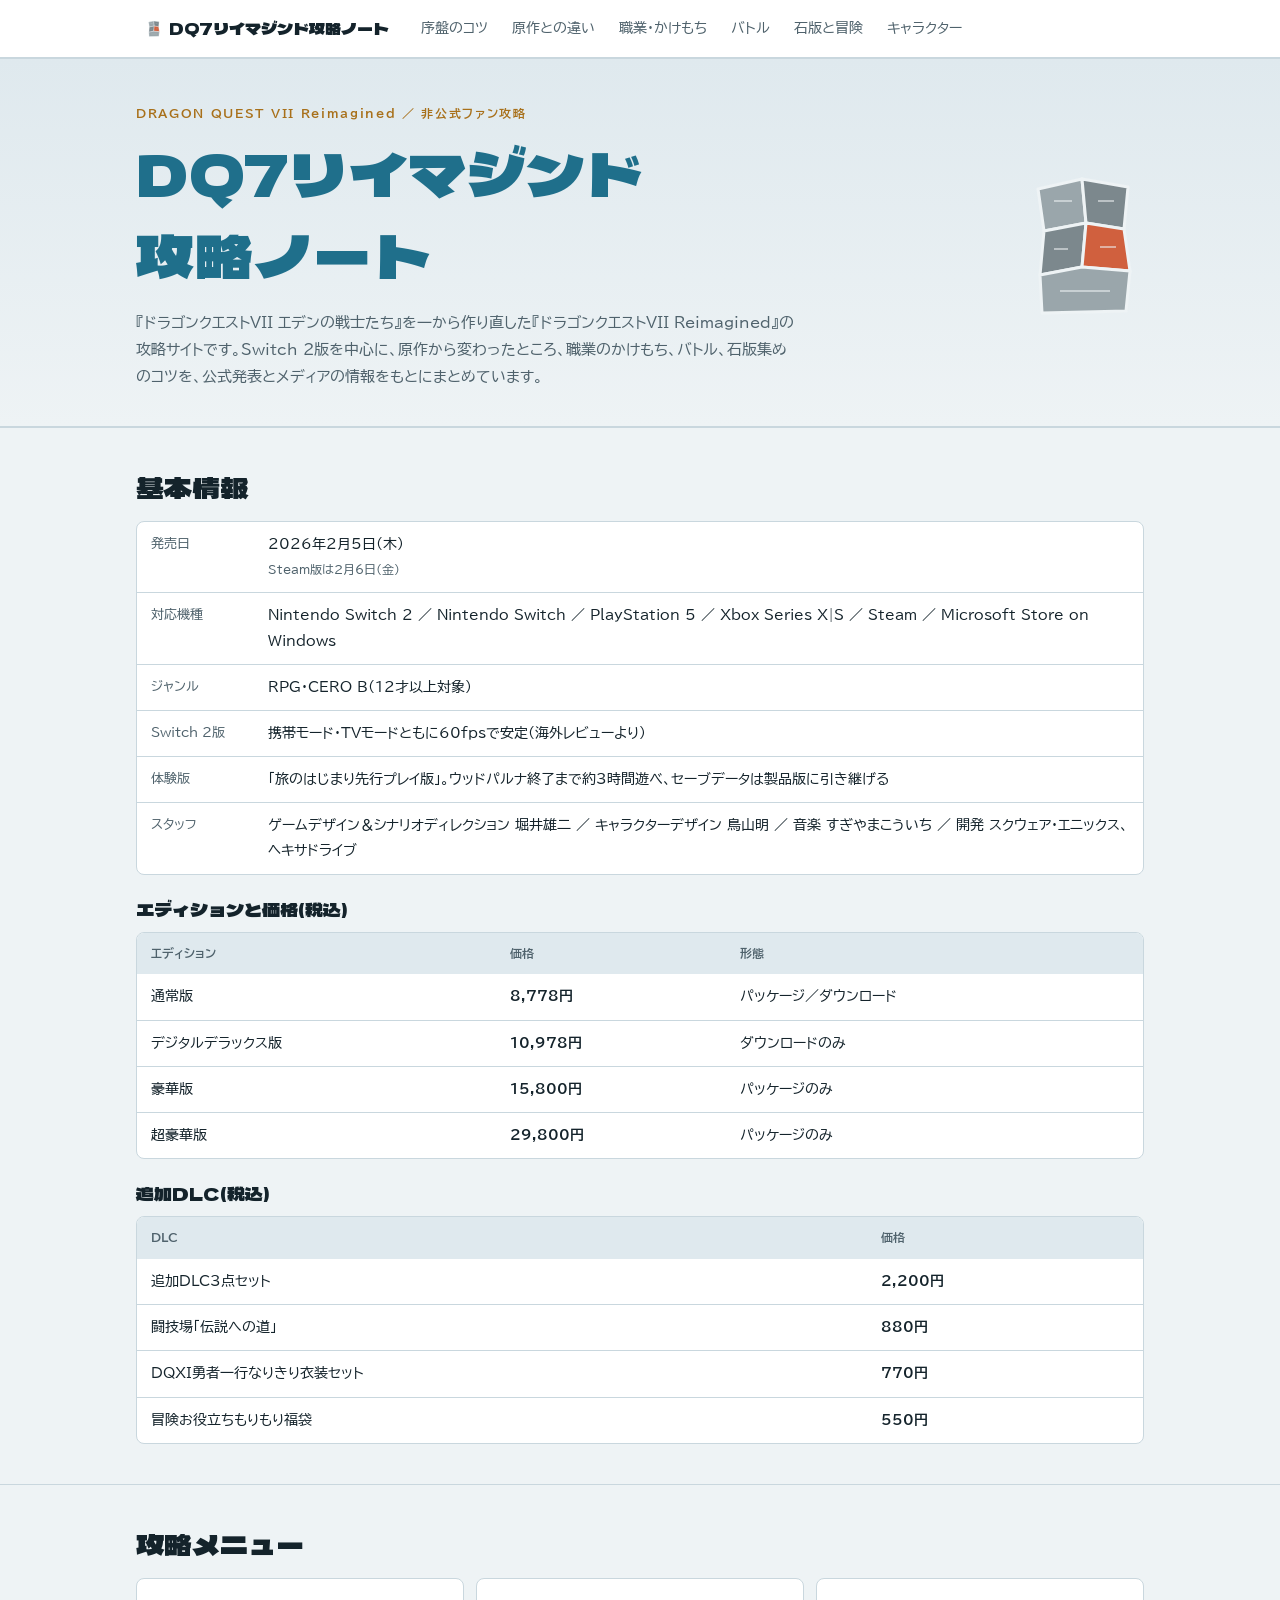
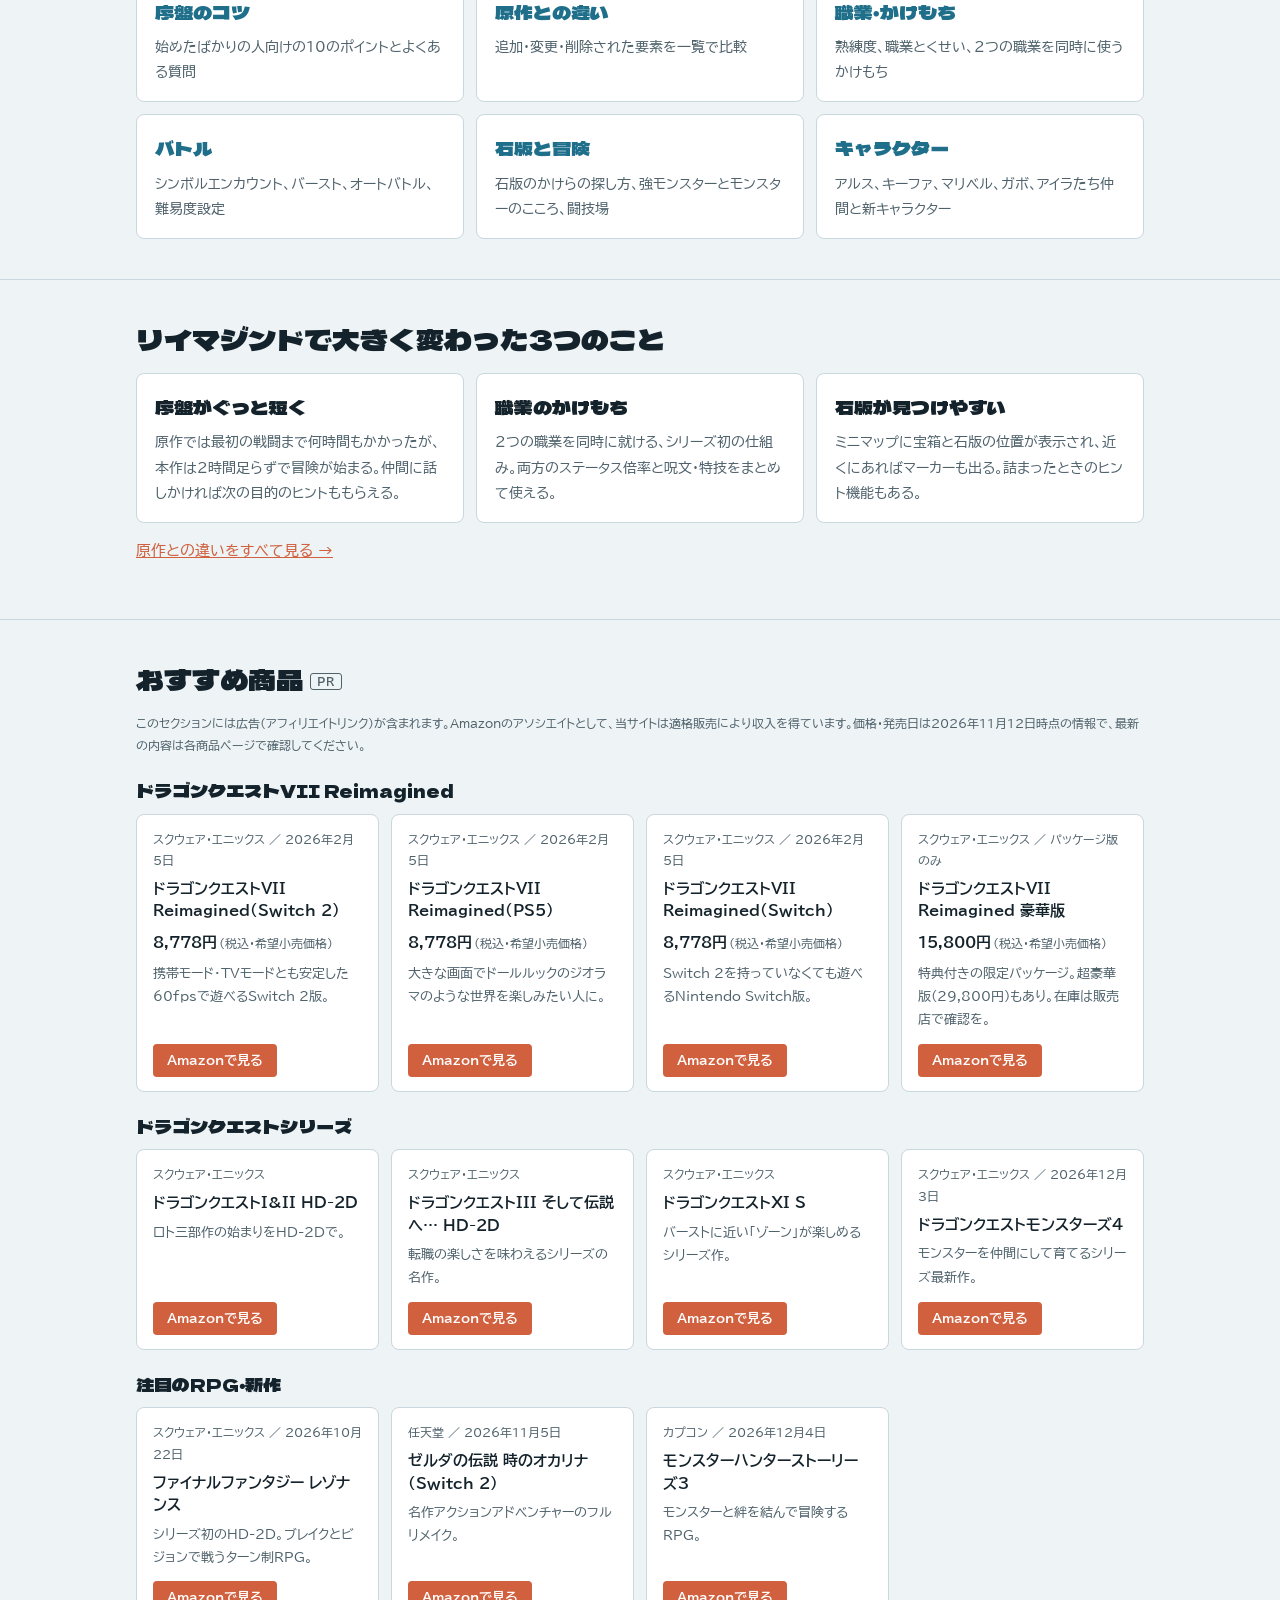
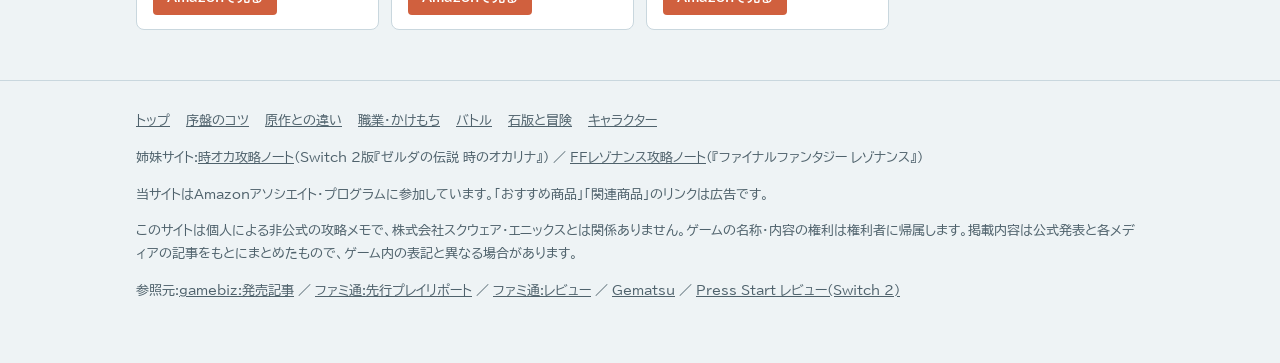
<file: index.html>
<!doctype html>
<html lang="ja">
<head>
<meta charset="utf-8">
<meta name="viewport" content="width=device-width, initial-scale=1, viewport-fit=cover">
<title>DQ7リイマジンド攻略ノート｜ドラゴンクエストVII Reimaginedの攻略・原作との違い・職業かけもち</title>
<meta name="description" content="Switch 2版など『ドラゴンクエストVII Reimagined』の非公式攻略サイト。序盤のコツ、原作との違い、職業のかけもちと職業とくせい、バーストとバトル、石版のかけら、モンスターのこころ、キャラクター。">
<link rel="canonical" href="https://piggy0322-wq.github.io/dq7r-note/">
<meta property="og:type" content="website">
<meta property="og:site_name" content="DQ7リイマジンド攻略ノート">
<meta property="og:title" content="DQ7リイマジンド攻略ノート｜ドラゴンクエストVII Reimaginedの攻略・原作との違い・職業かけもち">
<meta property="og:description" content="Switch 2版など『ドラゴンクエストVII Reimagined』の非公式攻略サイト。序盤のコツ、原作との違い、職業のかけもちと職業とくせい、バーストとバトル、石版のかけら、モンスターのこころ、キャラクター。">
<meta property="og:url" content="https://piggy0322-wq.github.io/dq7r-note/">
<meta property="og:image" content="https://piggy0322-wq.github.io/dq7r-note/og.png">
<meta property="og:locale" content="ja_JP">
<meta name="twitter:card" content="summary_large_image">
<link rel="preconnect" href="https://fonts.googleapis.com">
<link rel="preconnect" href="https://fonts.gstatic.com" crossorigin>
<link rel="stylesheet" href="https://fonts.googleapis.com/css2?family=Dela+Gothic+One&family=BIZ+UDPGothic:wght@400;700&display=swap">
<link rel="stylesheet" href="style.css">
<script type="application/ld+json">{"@context": "https://schema.org", "@type": "WebSite", "name": "DQ7リイマジンド攻略ノート", "url": "https://piggy0322-wq.github.io/dq7r-note/", "inLanguage": "ja"}</script>
</head>
<body>
<nav class="top" aria-label="サイト内メニュー"><div class="wrap">
<a class="brand" href="index.html"><svg class="mini" viewBox="0 0 120 150" width="14" aria-hidden="true">
<g stroke="var(--bg)" stroke-width="3" stroke-linejoin="round">
<path d="M14 18 L58 8 L62 52 L20 60 Z" fill="var(--stone)"/>
<path d="M58 8 L104 16 L100 58 L62 52 Z" fill="var(--stone-2)"/>
<path d="M20 60 L62 52 L58 96 L16 104 Z" fill="var(--stone-2)"/>
<path d="M62 52 L100 58 L106 100 L58 96 Z" fill="var(--accent)"/>
<path d="M16 104 L58 96 L106 100 L102 140 L18 142 Z" fill="var(--stone)"/>
</g>
<g fill="none" stroke="var(--bg)" stroke-width="2" opacity=".55"><path d="M30 30 h18 M74 30 h16 M30 78 h14 M76 76 h16 M36 120 h50"/></g>
</svg>DQ7リイマジンド攻略ノート</a><a href="beginner.html">序盤のコツ</a><a href="changes.html">原作との違い</a><a href="vocations.html">職業・かけもち</a><a href="battle.html">バトル</a><a href="tablets.html">石版と冒険</a><a href="characters.html">キャラクター</a>
</div></nav>
<header class="hero"><div class="wrap hero-in">
<div class="hero-t"><div class="eyebrow">DRAGON QUEST VII Reimagined ／ 非公式ファン攻略</div>
<h1>DQ7リイマジンド<br>攻略ノート</h1>
<p>『ドラゴンクエストVII エデンの戦士たち』を一から作り直した『ドラゴンクエストVII Reimagined』の攻略サイトです。Switch 2版を中心に、原作から変わったところ、職業のかけもち、バトル、石版集めのコツを、公式発表とメディアの情報をもとにまとめています。</p></div>
<svg class="tablet" viewBox="0 0 120 150" width="130" aria-hidden="true">
<g stroke="var(--bg)" stroke-width="3" stroke-linejoin="round">
<path d="M14 18 L58 8 L62 52 L20 60 Z" fill="var(--stone)"/>
<path d="M58 8 L104 16 L100 58 L62 52 Z" fill="var(--stone-2)"/>
<path d="M20 60 L62 52 L58 96 L16 104 Z" fill="var(--stone-2)"/>
<path d="M62 52 L100 58 L106 100 L58 96 Z" fill="var(--accent)"/>
<path d="M16 104 L58 96 L106 100 L102 140 L18 142 Z" fill="var(--stone)"/>
</g>
<g fill="none" stroke="var(--bg)" stroke-width="2" opacity=".55"><path d="M30 30 h18 M74 30 h16 M30 78 h14 M76 76 h16 M36 120 h50"/></g>
</svg>
</div></header>
<main>
<section><div class="wrap"><h2>基本情報</h2>
<div class="tbl"><table><tbody>
<tr><th>発売日</th><td>2026年2月5日(木)<br><small>Steam版は2月6日(金)</small></td></tr>
<tr><th>対応機種</th><td>Nintendo Switch 2 ／ Nintendo Switch ／ PlayStation 5 ／ Xbox Series X|S ／ Steam ／ Microsoft Store on Windows</td></tr>
<tr><th>ジャンル</th><td>RPG・CERO B(12才以上対象)</td></tr>
<tr><th>Switch 2版</th><td>携帯モード・TVモードともに60fpsで安定(海外レビューより)</td></tr>
<tr><th>体験版</th><td>「旅のはじまり先行プレイ版」。ウッドパルナ終了まで約3時間遊べ、セーブデータは製品版に引き継げる</td></tr>
<tr><th>スタッフ</th><td>ゲームデザイン＆シナリオディレクション 堀井雄二 ／ キャラクターデザイン 鳥山明 ／ 音楽 すぎやまこういち ／ 開発 スクウェア・エニックス、ヘキサドライブ</td></tr>
</tbody></table></div>
<h3>エディションと価格(税込)</h3>
<div class="tbl"><table class="wide"><thead><tr><th>エディション</th><th>価格</th><th>形態</th></tr></thead><tbody>
<tr><td>通常版</td><td class="num">8,778円</td><td>パッケージ／ダウンロード</td></tr>
<tr><td>デジタルデラックス版</td><td class="num">10,978円</td><td>ダウンロードのみ</td></tr>
<tr><td>豪華版</td><td class="num">15,800円</td><td>パッケージのみ</td></tr>
<tr><td>超豪華版</td><td class="num">29,800円</td><td>パッケージのみ</td></tr>
</tbody></table></div>
<h3>追加DLC(税込)</h3>
<div class="tbl"><table class="wide"><thead><tr><th>DLC</th><th>価格</th></tr></thead><tbody>
<tr><td>追加DLC3点セット</td><td class="num">2,200円</td></tr>
<tr><td>闘技場「伝説への道」</td><td class="num">880円</td></tr>
<tr><td>DQXI勇者一行なりきり衣装セット</td><td class="num">770円</td></tr>
<tr><td>冒険お役立ちもりもり福袋</td><td class="num">550円</td></tr>
</tbody></table></div>
</div></section>
<section><div class="wrap"><h2>攻略メニュー</h2><div class="grid3"><a class="card link" href="beginner.html"><b>序盤のコツ</b><span>始めたばかりの人向けの10のポイントとよくある質問</span></a><a class="card link" href="changes.html"><b>原作との違い</b><span>追加・変更・削除された要素を一覧で比較</span></a><a class="card link" href="vocations.html"><b>職業・かけもち</b><span>熟練度、職業とくせい、2つの職業を同時に使うかけもち</span></a><a class="card link" href="battle.html"><b>バトル</b><span>シンボルエンカウント、バースト、オートバトル、難易度設定</span></a><a class="card link" href="tablets.html"><b>石版と冒険</b><span>石版のかけらの探し方、強モンスターとモンスターのこころ、闘技場</span></a><a class="card link" href="characters.html"><b>キャラクター</b><span>アルス、キーファ、マリベル、ガボ、アイラたち仲間と新キャラクター</span></a></div></div></section>
<section><div class="wrap"><h2>リイマジンドで大きく変わった3つのこと</h2><div class="grid3">
<article class="card"><b>序盤がぐっと短く</b><span>原作では最初の戦闘まで何時間もかかったが、本作は2時間足らずで冒険が始まる。仲間に話しかければ次の目的のヒントももらえる。</span></article>
<article class="card"><b>職業のかけもち</b><span>2つの職業を同時に就ける、シリーズ初の仕組み。両方のステータス倍率と呪文・特技をまとめて使える。</span></article>
<article class="card"><b>石版が見つけやすい</b><span>ミニマップに宝箱と石版の位置が表示され、近くにあればマーカーも出る。詰まったときのヒント機能もある。</span></article>
</div><p style="margin-top:14px"><a href="changes.html">原作との違いをすべて見る →</a></p></div></section>
<section id="shop" class="shop"><div class="wrap"><div class="sh"><h2>おすすめ商品 <span class="pr">PR</span></h2></div>
<p class="disclose">このセクションには広告(アフィリエイトリンク)が含まれます。Amazonのアソシエイトとして、当サイトは適格販売により収入を得ています。価格・発売日は2026年11月12日時点の情報で、最新の内容は各商品ページで確認してください。</p>
<h3>ドラゴンクエストVII Reimagined</h3><div class="pgrid"><article class="prod"><div class="meta">スクウェア・エニックス ／ 2026年2月5日</div><b>ドラゴンクエストVII Reimagined(Switch 2)</b><div class="price">8,778円<small>(税込・希望小売価格)</small></div><p>携帯モード・TVモードとも安定した60fpsで遊べるSwitch 2版。</p><a class="buy" href="https://www.amazon.co.jp/s?k=%E3%83%89%E3%83%A9%E3%82%B4%E3%83%B3%E3%82%AF%E3%82%A8%E3%82%B9%E3%83%88VII%20Reimagined%20Switch2&tag=piggy0322-22" target="_blank" rel="sponsored noopener">Amazonで見る</a></article><article class="prod"><div class="meta">スクウェア・エニックス ／ 2026年2月5日</div><b>ドラゴンクエストVII Reimagined(PS5)</b><div class="price">8,778円<small>(税込・希望小売価格)</small></div><p>大きな画面でドールルックのジオラマのような世界を楽しみたい人に。</p><a class="buy" href="https://www.amazon.co.jp/s?k=%E3%83%89%E3%83%A9%E3%82%B4%E3%83%B3%E3%82%AF%E3%82%A8%E3%82%B9%E3%83%88VII%20Reimagined%20PS5&tag=piggy0322-22" target="_blank" rel="sponsored noopener">Amazonで見る</a></article><article class="prod"><div class="meta">スクウェア・エニックス ／ 2026年2月5日</div><b>ドラゴンクエストVII Reimagined(Switch)</b><div class="price">8,778円<small>(税込・希望小売価格)</small></div><p>Switch 2を持っていなくても遊べるNintendo Switch版。</p><a class="buy" href="https://www.amazon.co.jp/s?k=%E3%83%89%E3%83%A9%E3%82%B4%E3%83%B3%E3%82%AF%E3%82%A8%E3%82%B9%E3%83%88VII%20Reimagined%20Switch&tag=piggy0322-22" target="_blank" rel="sponsored noopener">Amazonで見る</a></article><article class="prod"><div class="meta">スクウェア・エニックス ／ パッケージ版のみ</div><b>ドラゴンクエストVII Reimagined 豪華版</b><div class="price">15,800円<small>(税込・希望小売価格)</small></div><p>特典付きの限定パッケージ。超豪華版(29,800円)もあり。在庫は販売店で確認を。</p><a class="buy" href="https://www.amazon.co.jp/s?k=%E3%83%89%E3%83%A9%E3%82%B4%E3%83%B3%E3%82%AF%E3%82%A8%E3%82%B9%E3%83%88VII%20Reimagined%20%E8%B1%AA%E8%8F%AF%E7%89%88&tag=piggy0322-22" target="_blank" rel="sponsored noopener">Amazonで見る</a></article></div>
<h3>ドラゴンクエストシリーズ</h3><div class="pgrid"><article class="prod"><div class="meta">スクウェア・エニックス</div><b>ドラゴンクエストI&II HD-2D</b><p>ロト三部作の始まりをHD-2Dで。</p><a class="buy" href="https://www.amazon.co.jp/s?k=%E3%83%89%E3%83%A9%E3%82%B4%E3%83%B3%E3%82%AF%E3%82%A8%E3%82%B9%E3%83%88I%26II%20HD-2D&tag=piggy0322-22" target="_blank" rel="sponsored noopener">Amazonで見る</a></article><article class="prod"><div class="meta">スクウェア・エニックス</div><b>ドラゴンクエストIII そして伝説へ… HD-2D</b><p>転職の楽しさを味わえるシリーズの名作。</p><a class="buy" href="https://www.amazon.co.jp/s?k=%E3%83%89%E3%83%A9%E3%82%B4%E3%83%B3%E3%82%AF%E3%82%A8%E3%82%B9%E3%83%88III%20HD-2D&tag=piggy0322-22" target="_blank" rel="sponsored noopener">Amazonで見る</a></article><article class="prod"><div class="meta">スクウェア・エニックス</div><b>ドラゴンクエストXI S</b><p>バーストに近い「ゾーン」が楽しめるシリーズ作。</p><a class="buy" href="https://www.amazon.co.jp/s?k=%E3%83%89%E3%83%A9%E3%82%B4%E3%83%B3%E3%82%AF%E3%82%A8%E3%82%B9%E3%83%88XI%20S&tag=piggy0322-22" target="_blank" rel="sponsored noopener">Amazonで見る</a></article><article class="prod"><div class="meta">スクウェア・エニックス ／ 2026年12月3日</div><b>ドラゴンクエストモンスターズ4</b><p>モンスターを仲間にして育てるシリーズ最新作。</p><a class="buy" href="https://www.amazon.co.jp/s?k=%E3%83%89%E3%83%A9%E3%82%B4%E3%83%B3%E3%82%AF%E3%82%A8%E3%82%B9%E3%83%88%E3%83%A2%E3%83%B3%E3%82%B9%E3%82%BF%E3%83%BC%E3%82%BA4&tag=piggy0322-22" target="_blank" rel="sponsored noopener">Amazonで見る</a></article></div>
<h3>注目のRPG・新作</h3><div class="pgrid"><article class="prod"><div class="meta">スクウェア・エニックス ／ 2026年10月22日</div><b>ファイナルファンタジー レゾナンス</b><p>シリーズ初のHD-2D。ブレイクとビジョンで戦うターン制RPG。</p><a class="buy" href="https://www.amazon.co.jp/s?k=%E3%83%95%E3%82%A1%E3%82%A4%E3%83%8A%E3%83%AB%E3%83%95%E3%82%A1%E3%83%B3%E3%82%BF%E3%82%B8%E3%83%BC%20%E3%83%AC%E3%82%BE%E3%83%8A%E3%83%B3%E3%82%B9%20Switch2&tag=piggy0322-22" target="_blank" rel="sponsored noopener">Amazonで見る</a></article><article class="prod"><div class="meta">任天堂 ／ 2026年11月5日</div><b>ゼルダの伝説 時のオカリナ(Switch 2)</b><p>名作アクションアドベンチャーのフルリメイク。</p><a class="buy" href="https://www.amazon.co.jp/s?k=%E3%82%BC%E3%83%AB%E3%83%80%E3%81%AE%E4%BC%9D%E8%AA%AC%20%E6%99%82%E3%81%AE%E3%82%AA%E3%82%AB%E3%83%AA%E3%83%8A%20Switch%202&tag=piggy0322-22" target="_blank" rel="sponsored noopener">Amazonで見る</a></article><article class="prod"><div class="meta">カプコン ／ 2026年12月4日</div><b>モンスターハンターストーリーズ3</b><p>モンスターと絆を結んで冒険するRPG。</p><a class="buy" href="https://www.amazon.co.jp/s?k=%E3%83%A2%E3%83%B3%E3%82%B9%E3%82%BF%E3%83%BC%E3%83%8F%E3%83%B3%E3%82%BF%E3%83%BC%E3%82%B9%E3%83%88%E3%83%BC%E3%83%AA%E3%83%BC%E3%82%BA3&tag=piggy0322-22" target="_blank" rel="sponsored noopener">Amazonで見る</a></article></div>
</div></section></main><footer><div class="wrap">
<nav class="fnav" aria-label="サイトマップ"><a href="index.html">トップ</a><a href="beginner.html">序盤のコツ</a><a href="changes.html">原作との違い</a><a href="vocations.html">職業・かけもち</a><a href="battle.html">バトル</a><a href="tablets.html">石版と冒険</a><a href="characters.html">キャラクター</a></nav>
<p class="sis">姉妹サイト:<a href="https://piggy0322-wq.github.io/tokioka-note/">時オカ攻略ノート</a>(Switch 2版『ゼルダの伝説 時のオカリナ』) ／ <a href="https://piggy0322-wq.github.io/ffrs-note/">FFレゾナンス攻略ノート</a>(『ファイナルファンタジー レゾナンス』)</p>
<p>当サイトはAmazonアソシエイト・プログラムに参加しています。「おすすめ商品」「関連商品」のリンクは広告です。</p>
<p>このサイトは個人による非公式の攻略メモで、株式会社スクウェア・エニックスとは関係ありません。ゲームの名称・内容の権利は権利者に帰属します。掲載内容は公式発表と各メディアの記事をもとにまとめたもので、ゲーム内の表記と異なる場合があります。</p>
<p>参照元:<a href="https://gamebiz.jp/news/420447" target="_blank" rel="noopener">gamebiz:発売記事</a> ／ <a href="https://www.famitsu.com/article/202511/58175" target="_blank" rel="noopener">ファミ通:先行プレイリポート</a> ／ <a href="https://www.famitsu.com/article/202602/64918" target="_blank" rel="noopener">ファミ通:レビュー</a> ／ <a href="https://www.gematsu.com/2025/09/dragon-quest-vii-reimagined-announced-for-ps5-xbox-series-switch-2-switch-and-pc" target="_blank" rel="noopener">Gematsu</a> ／ <a href="https://press-start.com.au/reviews/nintendo-switch-2-reviews/2026/02/03/dragon-quest-vii-reimagined-review-a-timeless-remaking/" target="_blank" rel="noopener">Press Start レビュー(Switch 2)</a></p>
</div></footer>
<script src="site.js"></script>
</body>
</html>
</file>
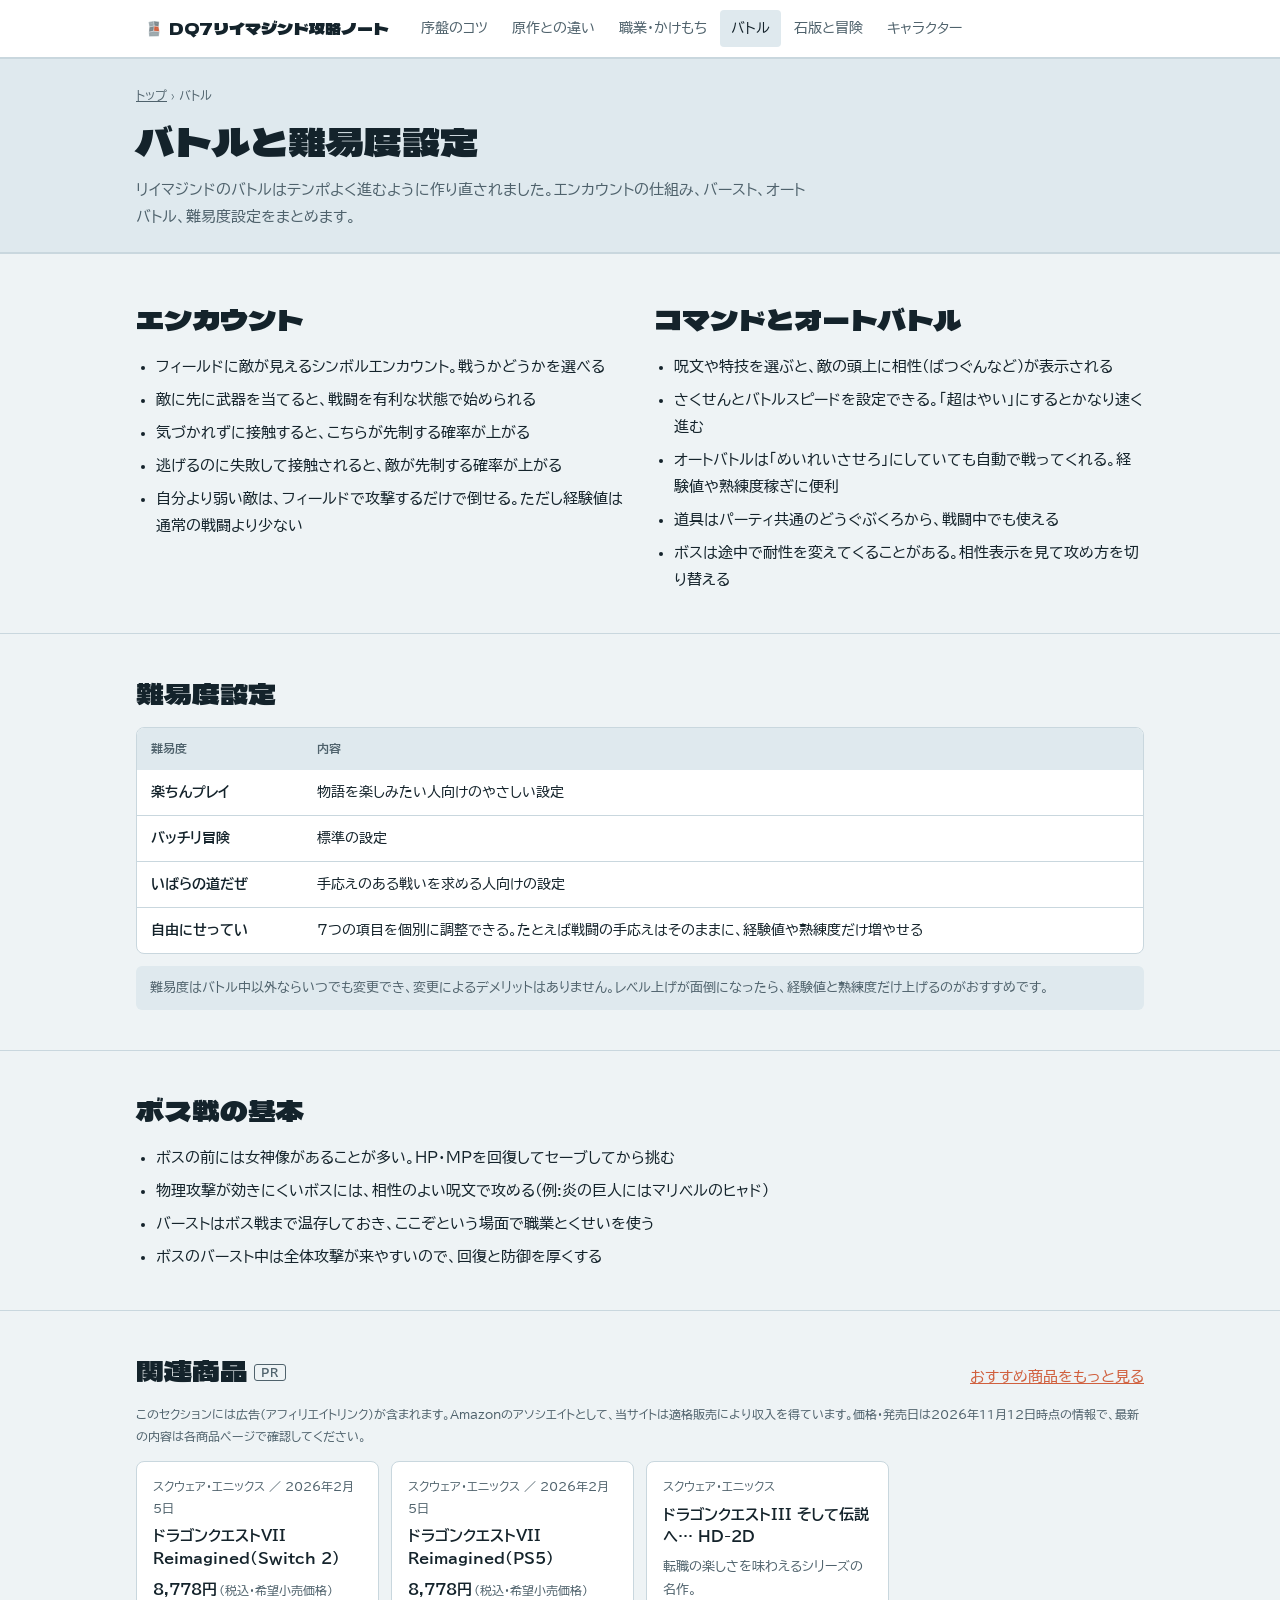
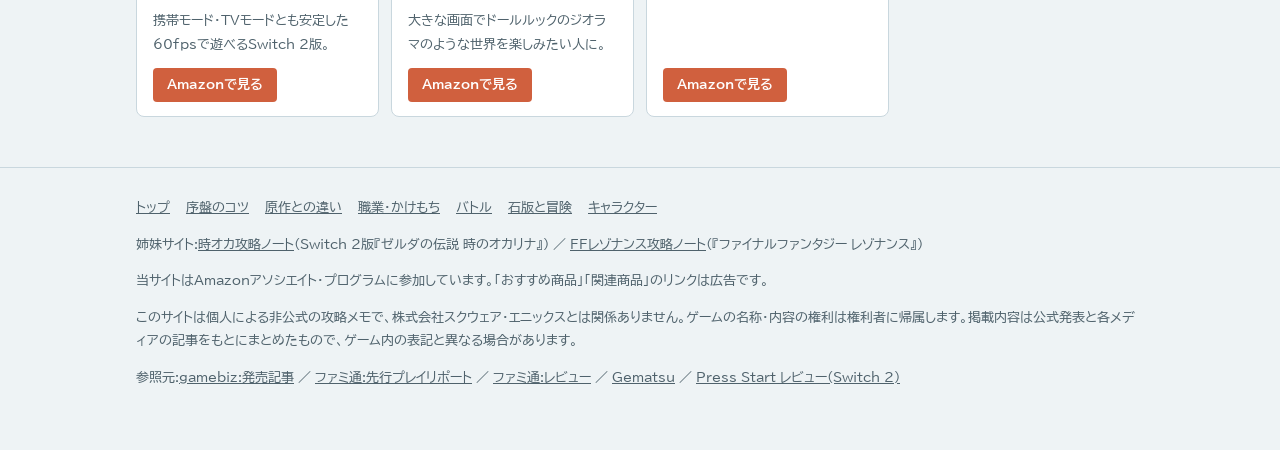
<file: battle.html>
<!doctype html>
<html lang="ja">
<head>
<meta charset="utf-8">
<meta name="viewport" content="width=device-width, initial-scale=1, viewport-fit=cover">
<title>バトルの仕組み・難易度設定・オートバトル｜ドラクエ7リイマジンド攻略ノート</title>
<meta name="description" content="『ドラゴンクエストVII Reimagined』のバトル解説。シンボルエンカウントとフィールドでの先制攻撃、バースト、相性表示、オートバトルとさくせん、バトルスピード、難易度「楽ちんプレイ」「バッチリ冒険」「いばらの道だぜ」「自由にせってい」。">
<link rel="canonical" href="https://piggy0322-wq.github.io/dq7r-note/battle.html">
<meta property="og:type" content="article">
<meta property="og:site_name" content="DQ7リイマジンド攻略ノート">
<meta property="og:title" content="バトルの仕組み・難易度設定・オートバトル｜ドラクエ7リイマジンド攻略ノート">
<meta property="og:description" content="『ドラゴンクエストVII Reimagined』のバトル解説。シンボルエンカウントとフィールドでの先制攻撃、バースト、相性表示、オートバトルとさくせん、バトルスピード、難易度「楽ちんプレイ」「バッチリ冒険」「いばらの道だぜ」「自由にせってい」。">
<meta property="og:url" content="https://piggy0322-wq.github.io/dq7r-note/battle.html">
<meta property="og:image" content="https://piggy0322-wq.github.io/dq7r-note/og.png">
<meta property="og:locale" content="ja_JP">
<meta name="twitter:card" content="summary_large_image">
<link rel="preconnect" href="https://fonts.googleapis.com">
<link rel="preconnect" href="https://fonts.gstatic.com" crossorigin>
<link rel="stylesheet" href="https://fonts.googleapis.com/css2?family=Dela+Gothic+One&family=BIZ+UDPGothic:wght@400;700&display=swap">
<link rel="stylesheet" href="style.css">
<script type="application/ld+json">{"@context": "https://schema.org", "@type": "BreadcrumbList", "itemListElement": [{"@type": "ListItem", "position": 1, "name": "トップ", "item": "https://piggy0322-wq.github.io/dq7r-note/"}, {"@type": "ListItem", "position": 2, "name": "バトル", "item": "https://piggy0322-wq.github.io/dq7r-note/battle.html"}]}</script>
</head>
<body>
<nav class="top" aria-label="サイト内メニュー"><div class="wrap">
<a class="brand" href="index.html"><svg class="mini" viewBox="0 0 120 150" width="14" aria-hidden="true">
<g stroke="var(--bg)" stroke-width="3" stroke-linejoin="round">
<path d="M14 18 L58 8 L62 52 L20 60 Z" fill="var(--stone)"/>
<path d="M58 8 L104 16 L100 58 L62 52 Z" fill="var(--stone-2)"/>
<path d="M20 60 L62 52 L58 96 L16 104 Z" fill="var(--stone-2)"/>
<path d="M62 52 L100 58 L106 100 L58 96 Z" fill="var(--accent)"/>
<path d="M16 104 L58 96 L106 100 L102 140 L18 142 Z" fill="var(--stone)"/>
</g>
<g fill="none" stroke="var(--bg)" stroke-width="2" opacity=".55"><path d="M30 30 h18 M74 30 h16 M30 78 h14 M76 76 h16 M36 120 h50"/></g>
</svg>DQ7リイマジンド攻略ノート</a><a href="beginner.html">序盤のコツ</a><a href="changes.html">原作との違い</a><a href="vocations.html">職業・かけもち</a><a href="battle.html" aria-current="page">バトル</a><a href="tablets.html">石版と冒険</a><a href="characters.html">キャラクター</a>
</div></nav>
<header class="phead"><div class="wrap"><ol class="crumbs"><li><a href="index.html">トップ</a></li><li aria-current="page">バトル</li></ol><h1>バトルと難易度設定</h1><p>リイマジンドのバトルはテンポよく進むように作り直されました。エンカウントの仕組み、バースト、オートバトル、難易度設定をまとめます。</p></div></header><main>
<section><div class="wrap two">
<div><h2>エンカウント</h2><ul class="tips"><li>フィールドに敵が見えるシンボルエンカウント。戦うかどうかを選べる</li><li>敵に先に武器を当てると、戦闘を有利な状態で始められる</li><li>気づかれずに接触すると、こちらが先制する確率が上がる</li><li>逃げるのに失敗して接触されると、敵が先制する確率が上がる</li><li>自分より弱い敵は、フィールドで攻撃するだけで倒せる。ただし経験値は通常の戦闘より少ない</li></ul></div>
<div><h2>コマンドとオートバトル</h2><ul class="tips"><li>呪文や特技を選ぶと、敵の頭上に相性(ばつぐんなど)が表示される</li><li>さくせんとバトルスピードを設定できる。「超はやい」にするとかなり速く進む</li><li>オートバトルは「めいれいさせろ」にしていても自動で戦ってくれる。経験値や熟練度稼ぎに便利</li><li>道具はパーティ共通のどうぐぶくろから、戦闘中でも使える</li><li>ボスは途中で耐性を変えてくることがある。相性表示を見て攻め方を切り替える</li></ul></div>
</div></section>
<section><div class="wrap"><h2>難易度設定</h2>
<div class="tbl"><table class="wide"><thead><tr><th>難易度</th><th>内容</th></tr></thead><tbody>
<tr><td><b>楽ちんプレイ</b></td><td>物語を楽しみたい人向けのやさしい設定</td></tr>
<tr><td><b>バッチリ冒険</b></td><td>標準の設定</td></tr>
<tr><td><b>いばらの道だぜ</b></td><td>手応えのある戦いを求める人向けの設定</td></tr>
<tr><td><b>自由にせってい</b></td><td>7つの項目を個別に調整できる。たとえば戦闘の手応えはそのままに、経験値や熟練度だけ増やせる</td></tr>
</tbody></table></div>
<p class="note">難易度はバトル中以外ならいつでも変更でき、変更によるデメリットはありません。レベル上げが面倒になったら、経験値と熟練度だけ上げるのがおすすめです。</p></div></section>
<section><div class="wrap"><h2>ボス戦の基本</h2><ul class="tips"><li>ボスの前には女神像があることが多い。HP・MPを回復してセーブしてから挑む</li><li>物理攻撃が効きにくいボスには、相性のよい呪文で攻める(例:炎の巨人にはマリベルのヒャド)</li><li>バーストはボス戦まで温存しておき、ここぞという場面で職業とくせいを使う</li><li>ボスのバースト中は全体攻撃が来やすいので、回復と防御を厚くする</li></ul></div></section>
</main><section class="shop"><div class="wrap"><div class="sh"><h2>関連商品 <span class="pr">PR</span></h2><a href="index.html#shop">おすすめ商品をもっと見る</a></div>
<p class="disclose">このセクションには広告(アフィリエイトリンク)が含まれます。Amazonのアソシエイトとして、当サイトは適格販売により収入を得ています。価格・発売日は2026年11月12日時点の情報で、最新の内容は各商品ページで確認してください。</p><div class="pgrid"><article class="prod"><div class="meta">スクウェア・エニックス ／ 2026年2月5日</div><b>ドラゴンクエストVII Reimagined(Switch 2)</b><div class="price">8,778円<small>(税込・希望小売価格)</small></div><p>携帯モード・TVモードとも安定した60fpsで遊べるSwitch 2版。</p><a class="buy" href="https://www.amazon.co.jp/s?k=%E3%83%89%E3%83%A9%E3%82%B4%E3%83%B3%E3%82%AF%E3%82%A8%E3%82%B9%E3%83%88VII%20Reimagined%20Switch2&tag=piggy0322-22" target="_blank" rel="sponsored noopener">Amazonで見る</a></article><article class="prod"><div class="meta">スクウェア・エニックス ／ 2026年2月5日</div><b>ドラゴンクエストVII Reimagined(PS5)</b><div class="price">8,778円<small>(税込・希望小売価格)</small></div><p>大きな画面でドールルックのジオラマのような世界を楽しみたい人に。</p><a class="buy" href="https://www.amazon.co.jp/s?k=%E3%83%89%E3%83%A9%E3%82%B4%E3%83%B3%E3%82%AF%E3%82%A8%E3%82%B9%E3%83%88VII%20Reimagined%20PS5&tag=piggy0322-22" target="_blank" rel="sponsored noopener">Amazonで見る</a></article><article class="prod"><div class="meta">スクウェア・エニックス</div><b>ドラゴンクエストIII そして伝説へ… HD-2D</b><p>転職の楽しさを味わえるシリーズの名作。</p><a class="buy" href="https://www.amazon.co.jp/s?k=%E3%83%89%E3%83%A9%E3%82%B4%E3%83%B3%E3%82%AF%E3%82%A8%E3%82%B9%E3%83%88III%20HD-2D&tag=piggy0322-22" target="_blank" rel="sponsored noopener">Amazonで見る</a></article></div></div></section><footer><div class="wrap">
<nav class="fnav" aria-label="サイトマップ"><a href="index.html">トップ</a><a href="beginner.html">序盤のコツ</a><a href="changes.html">原作との違い</a><a href="vocations.html">職業・かけもち</a><a href="battle.html">バトル</a><a href="tablets.html">石版と冒険</a><a href="characters.html">キャラクター</a></nav>
<p class="sis">姉妹サイト:<a href="https://piggy0322-wq.github.io/tokioka-note/">時オカ攻略ノート</a>(Switch 2版『ゼルダの伝説 時のオカリナ』) ／ <a href="https://piggy0322-wq.github.io/ffrs-note/">FFレゾナンス攻略ノート</a>(『ファイナルファンタジー レゾナンス』)</p>
<p>当サイトはAmazonアソシエイト・プログラムに参加しています。「おすすめ商品」「関連商品」のリンクは広告です。</p>
<p>このサイトは個人による非公式の攻略メモで、株式会社スクウェア・エニックスとは関係ありません。ゲームの名称・内容の権利は権利者に帰属します。掲載内容は公式発表と各メディアの記事をもとにまとめたもので、ゲーム内の表記と異なる場合があります。</p>
<p>参照元:<a href="https://gamebiz.jp/news/420447" target="_blank" rel="noopener">gamebiz:発売記事</a> ／ <a href="https://www.famitsu.com/article/202511/58175" target="_blank" rel="noopener">ファミ通:先行プレイリポート</a> ／ <a href="https://www.famitsu.com/article/202602/64918" target="_blank" rel="noopener">ファミ通:レビュー</a> ／ <a href="https://www.gematsu.com/2025/09/dragon-quest-vii-reimagined-announced-for-ps5-xbox-series-switch-2-switch-and-pc" target="_blank" rel="noopener">Gematsu</a> ／ <a href="https://press-start.com.au/reviews/nintendo-switch-2-reviews/2026/02/03/dragon-quest-vii-reimagined-review-a-timeless-remaking/" target="_blank" rel="noopener">Press Start レビュー(Switch 2)</a></p>
</div></footer>
<script src="site.js"></script>
</body>
</html>
</file>
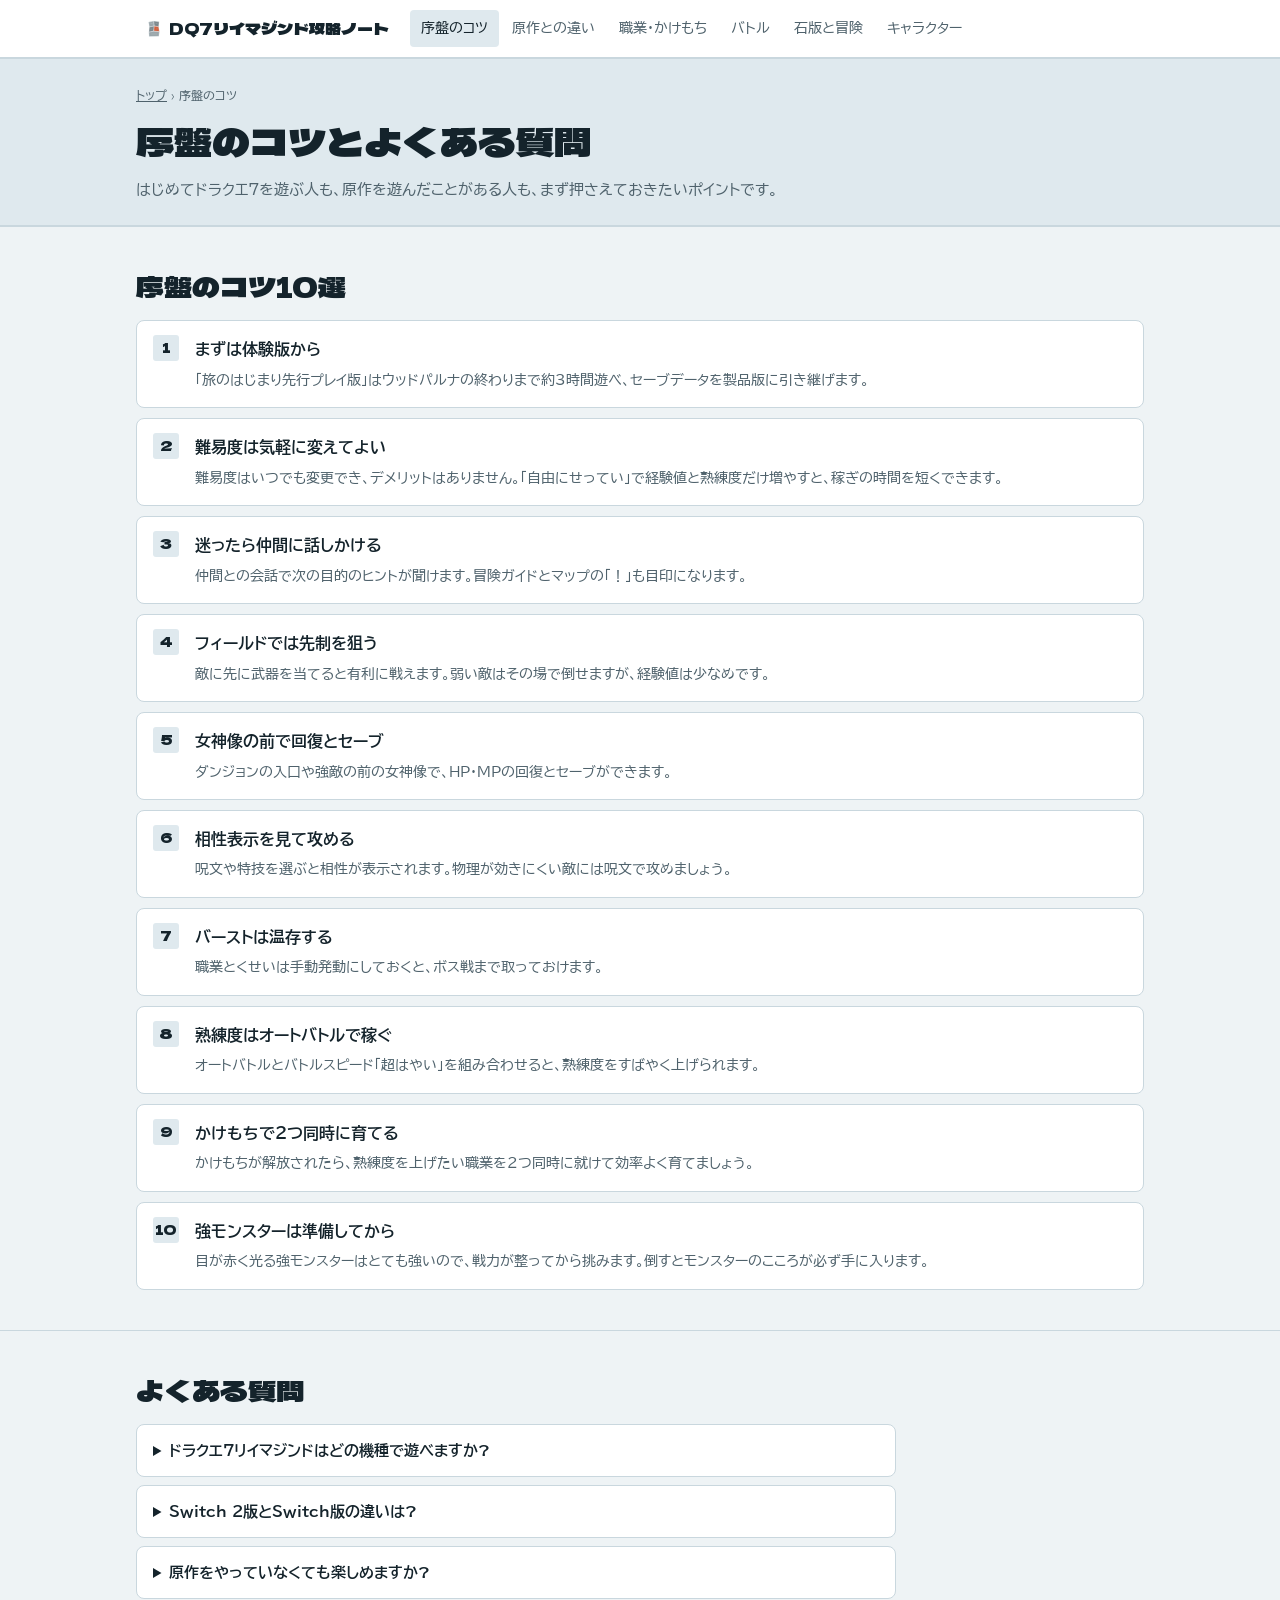
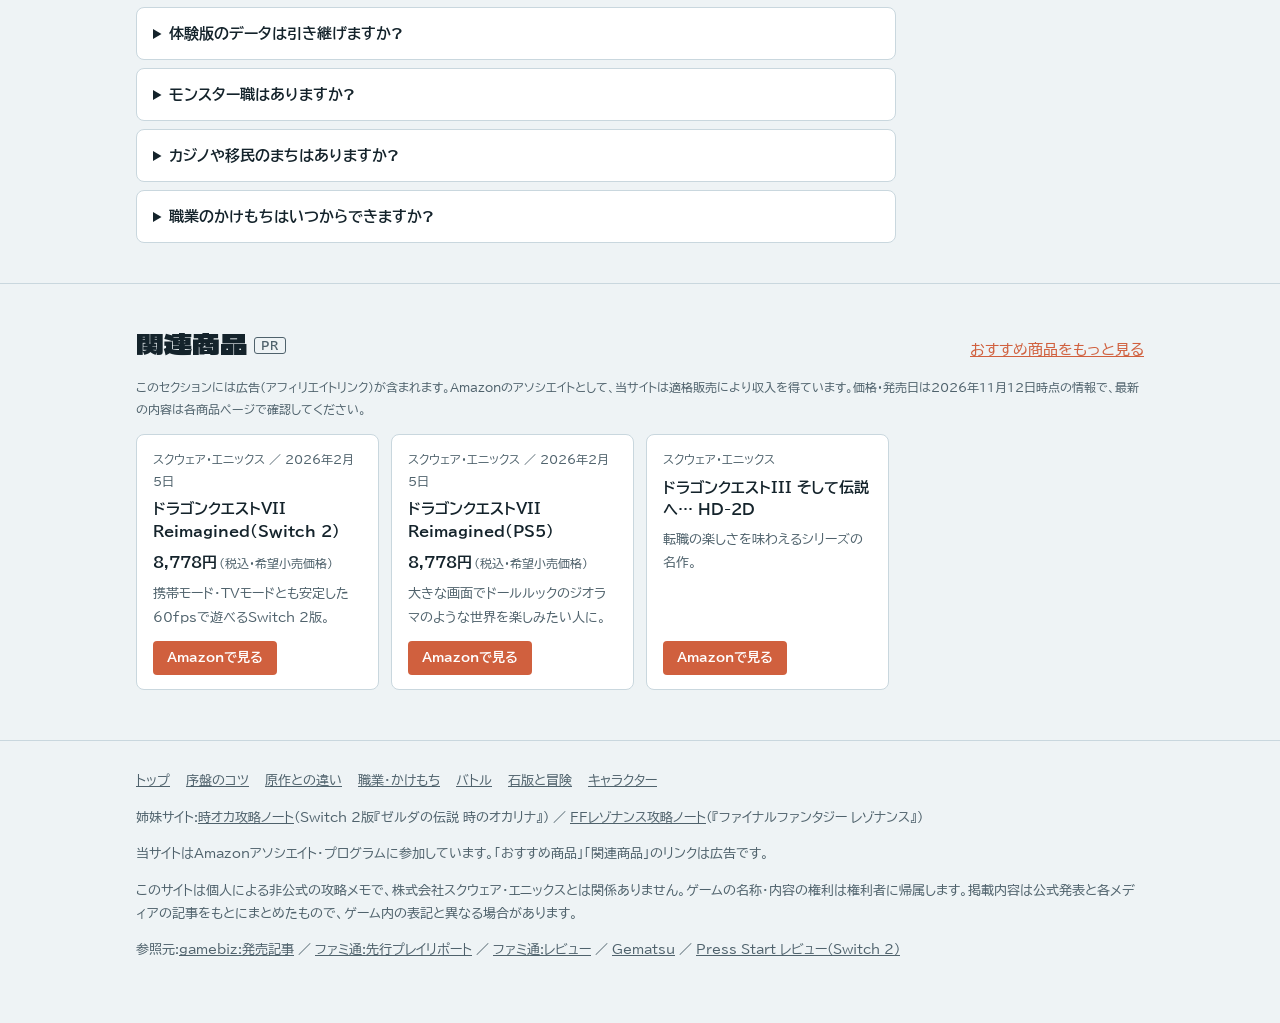
<file: beginner.html>
<!doctype html>
<html lang="ja">
<head>
<meta charset="utf-8">
<meta name="viewport" content="width=device-width, initial-scale=1, viewport-fit=cover">
<title>序盤のコツ10選とよくある質問｜ドラクエ7リイマジンド攻略ノート</title>
<meta name="description" content="『ドラゴンクエストVII Reimagined』を始めたばかりの人向けの序盤攻略。体験版の引き継ぎ、難易度の選び方、先制攻撃、女神像、バーストの温存、熟練度稼ぎ、かけもち、強モンスターと、対応機種・Switch 2版の違いなどのよくある質問。">
<link rel="canonical" href="https://piggy0322-wq.github.io/dq7r-note/beginner.html">
<meta property="og:type" content="article">
<meta property="og:site_name" content="DQ7リイマジンド攻略ノート">
<meta property="og:title" content="序盤のコツ10選とよくある質問｜ドラクエ7リイマジンド攻略ノート">
<meta property="og:description" content="『ドラゴンクエストVII Reimagined』を始めたばかりの人向けの序盤攻略。体験版の引き継ぎ、難易度の選び方、先制攻撃、女神像、バーストの温存、熟練度稼ぎ、かけもち、強モンスターと、対応機種・Switch 2版の違いなどのよくある質問。">
<meta property="og:url" content="https://piggy0322-wq.github.io/dq7r-note/beginner.html">
<meta property="og:image" content="https://piggy0322-wq.github.io/dq7r-note/og.png">
<meta property="og:locale" content="ja_JP">
<meta name="twitter:card" content="summary_large_image">
<link rel="preconnect" href="https://fonts.googleapis.com">
<link rel="preconnect" href="https://fonts.gstatic.com" crossorigin>
<link rel="stylesheet" href="https://fonts.googleapis.com/css2?family=Dela+Gothic+One&family=BIZ+UDPGothic:wght@400;700&display=swap">
<link rel="stylesheet" href="style.css">
<script type="application/ld+json">[{"@context": "https://schema.org", "@type": "BreadcrumbList", "itemListElement": [{"@type": "ListItem", "position": 1, "name": "トップ", "item": "https://piggy0322-wq.github.io/dq7r-note/"}, {"@type": "ListItem", "position": 2, "name": "序盤のコツ", "item": "https://piggy0322-wq.github.io/dq7r-note/beginner.html"}]}, {"@context": "https://schema.org", "@type": "FAQPage", "mainEntity": [{"@type": "Question", "name": "ドラクエ7リイマジンドはどの機種で遊べますか?", "acceptedAnswer": {"@type": "Answer", "text": "Nintendo Switch 2、Nintendo Switch、PlayStation 5、Xbox Series X|S、Steam、Microsoft Store on Windowsで遊べます。"}}, {"@type": "Question", "name": "Switch 2版とSwitch版の違いは?", "acceptedAnswer": {"@type": "Answer", "text": "Switch 2版は携帯モード・TVモードともに60fpsで安定して動作すると海外レビューで評価されています。"}}, {"@type": "Question", "name": "原作をやっていなくても楽しめますか?", "acceptedAnswer": {"@type": "Answer", "text": "楽しめます。序盤が大幅に短くなり、次の目的のヒントや冒険ガイドもあるので、はじめての人でも進めやすくなっています。"}}, {"@type": "Question", "name": "体験版のデータは引き継げますか?", "acceptedAnswer": {"@type": "Answer", "text": "引き継げます。「旅のはじまり先行プレイ版」はウッドパルナの終わりまで約3時間遊べます。"}}, {"@type": "Question", "name": "モンスター職はありますか?", "acceptedAnswer": {"@type": "Answer", "text": "ありません。代わりに、強モンスターを倒すと手に入る「モンスターのこころ」をアクセサリーとして装備します。"}}, {"@type": "Question", "name": "カジノや移民のまちはありますか?", "acceptedAnswer": {"@type": "Answer", "text": "カジノ、移民のまち、モンスターパーク、世界ランキング協会はなくなりました。カジノのラッキーパネルは単独で遊べます。"}}, {"@type": "Question", "name": "職業のかけもちはいつからできますか?", "acceptedAnswer": {"@type": "Answer", "text": "ダーマ神殿で転職できるようになったあと、ハーメリアの頃に解放されます。"}}]}]</script>
</head>
<body>
<nav class="top" aria-label="サイト内メニュー"><div class="wrap">
<a class="brand" href="index.html"><svg class="mini" viewBox="0 0 120 150" width="14" aria-hidden="true">
<g stroke="var(--bg)" stroke-width="3" stroke-linejoin="round">
<path d="M14 18 L58 8 L62 52 L20 60 Z" fill="var(--stone)"/>
<path d="M58 8 L104 16 L100 58 L62 52 Z" fill="var(--stone-2)"/>
<path d="M20 60 L62 52 L58 96 L16 104 Z" fill="var(--stone-2)"/>
<path d="M62 52 L100 58 L106 100 L58 96 Z" fill="var(--accent)"/>
<path d="M16 104 L58 96 L106 100 L102 140 L18 142 Z" fill="var(--stone)"/>
</g>
<g fill="none" stroke="var(--bg)" stroke-width="2" opacity=".55"><path d="M30 30 h18 M74 30 h16 M30 78 h14 M76 76 h16 M36 120 h50"/></g>
</svg>DQ7リイマジンド攻略ノート</a><a href="beginner.html" aria-current="page">序盤のコツ</a><a href="changes.html">原作との違い</a><a href="vocations.html">職業・かけもち</a><a href="battle.html">バトル</a><a href="tablets.html">石版と冒険</a><a href="characters.html">キャラクター</a>
</div></nav>
<header class="phead"><div class="wrap"><ol class="crumbs"><li><a href="index.html">トップ</a></li><li aria-current="page">序盤のコツ</li></ol><h1>序盤のコツとよくある質問</h1><p>はじめてドラクエ7を遊ぶ人も、原作を遊んだことがある人も、まず押さえておきたいポイントです。</p></div></header><main><section><div class="wrap"><h2>序盤のコツ10選</h2><ol class="tips10"><li><span class="step">1</span><div><b>まずは体験版から</b><p>「旅のはじまり先行プレイ版」はウッドパルナの終わりまで約3時間遊べ、セーブデータを製品版に引き継げます。</p></div></li><li><span class="step">2</span><div><b>難易度は気軽に変えてよい</b><p>難易度はいつでも変更でき、デメリットはありません。「自由にせってい」で経験値と熟練度だけ増やすと、稼ぎの時間を短くできます。</p></div></li><li><span class="step">3</span><div><b>迷ったら仲間に話しかける</b><p>仲間との会話で次の目的のヒントが聞けます。冒険ガイドとマップの「！」も目印になります。</p></div></li><li><span class="step">4</span><div><b>フィールドでは先制を狙う</b><p>敵に先に武器を当てると有利に戦えます。弱い敵はその場で倒せますが、経験値は少なめです。</p></div></li><li><span class="step">5</span><div><b>女神像の前で回復とセーブ</b><p>ダンジョンの入口や強敵の前の女神像で、HP・MPの回復とセーブができます。</p></div></li><li><span class="step">6</span><div><b>相性表示を見て攻める</b><p>呪文や特技を選ぶと相性が表示されます。物理が効きにくい敵には呪文で攻めましょう。</p></div></li><li><span class="step">7</span><div><b>バーストは温存する</b><p>職業とくせいは手動発動にしておくと、ボス戦まで取っておけます。</p></div></li><li><span class="step">8</span><div><b>熟練度はオートバトルで稼ぐ</b><p>オートバトルとバトルスピード「超はやい」を組み合わせると、熟練度をすばやく上げられます。</p></div></li><li><span class="step">9</span><div><b>かけもちで2つ同時に育てる</b><p>かけもちが解放されたら、熟練度を上げたい職業を2つ同時に就けて効率よく育てましょう。</p></div></li><li><span class="step">10</span><div><b>強モンスターは準備してから</b><p>目が赤く光る強モンスターはとても強いので、戦力が整ってから挑みます。倒すとモンスターのこころが必ず手に入ります。</p></div></li></ol></div></section>
<section><div class="wrap"><h2>よくある質問</h2><div class="faqs"><details class="faq"><summary>ドラクエ7リイマジンドはどの機種で遊べますか?</summary><p>Nintendo Switch 2、Nintendo Switch、PlayStation 5、Xbox Series X|S、Steam、Microsoft Store on Windowsで遊べます。</p></details><details class="faq"><summary>Switch 2版とSwitch版の違いは?</summary><p>Switch 2版は携帯モード・TVモードともに60fpsで安定して動作すると海外レビューで評価されています。</p></details><details class="faq"><summary>原作をやっていなくても楽しめますか?</summary><p>楽しめます。序盤が大幅に短くなり、次の目的のヒントや冒険ガイドもあるので、はじめての人でも進めやすくなっています。</p></details><details class="faq"><summary>体験版のデータは引き継げますか?</summary><p>引き継げます。「旅のはじまり先行プレイ版」はウッドパルナの終わりまで約3時間遊べます。</p></details><details class="faq"><summary>モンスター職はありますか?</summary><p>ありません。代わりに、強モンスターを倒すと手に入る「モンスターのこころ」をアクセサリーとして装備します。</p></details><details class="faq"><summary>カジノや移民のまちはありますか?</summary><p>カジノ、移民のまち、モンスターパーク、世界ランキング協会はなくなりました。カジノのラッキーパネルは単独で遊べます。</p></details><details class="faq"><summary>職業のかけもちはいつからできますか?</summary><p>ダーマ神殿で転職できるようになったあと、ハーメリアの頃に解放されます。</p></details></div></div></section></main><section class="shop"><div class="wrap"><div class="sh"><h2>関連商品 <span class="pr">PR</span></h2><a href="index.html#shop">おすすめ商品をもっと見る</a></div>
<p class="disclose">このセクションには広告(アフィリエイトリンク)が含まれます。Amazonのアソシエイトとして、当サイトは適格販売により収入を得ています。価格・発売日は2026年11月12日時点の情報で、最新の内容は各商品ページで確認してください。</p><div class="pgrid"><article class="prod"><div class="meta">スクウェア・エニックス ／ 2026年2月5日</div><b>ドラゴンクエストVII Reimagined(Switch 2)</b><div class="price">8,778円<small>(税込・希望小売価格)</small></div><p>携帯モード・TVモードとも安定した60fpsで遊べるSwitch 2版。</p><a class="buy" href="https://www.amazon.co.jp/s?k=%E3%83%89%E3%83%A9%E3%82%B4%E3%83%B3%E3%82%AF%E3%82%A8%E3%82%B9%E3%83%88VII%20Reimagined%20Switch2&tag=piggy0322-22" target="_blank" rel="sponsored noopener">Amazonで見る</a></article><article class="prod"><div class="meta">スクウェア・エニックス ／ 2026年2月5日</div><b>ドラゴンクエストVII Reimagined(PS5)</b><div class="price">8,778円<small>(税込・希望小売価格)</small></div><p>大きな画面でドールルックのジオラマのような世界を楽しみたい人に。</p><a class="buy" href="https://www.amazon.co.jp/s?k=%E3%83%89%E3%83%A9%E3%82%B4%E3%83%B3%E3%82%AF%E3%82%A8%E3%82%B9%E3%83%88VII%20Reimagined%20PS5&tag=piggy0322-22" target="_blank" rel="sponsored noopener">Amazonで見る</a></article><article class="prod"><div class="meta">スクウェア・エニックス</div><b>ドラゴンクエストIII そして伝説へ… HD-2D</b><p>転職の楽しさを味わえるシリーズの名作。</p><a class="buy" href="https://www.amazon.co.jp/s?k=%E3%83%89%E3%83%A9%E3%82%B4%E3%83%B3%E3%82%AF%E3%82%A8%E3%82%B9%E3%83%88III%20HD-2D&tag=piggy0322-22" target="_blank" rel="sponsored noopener">Amazonで見る</a></article></div></div></section><footer><div class="wrap">
<nav class="fnav" aria-label="サイトマップ"><a href="index.html">トップ</a><a href="beginner.html">序盤のコツ</a><a href="changes.html">原作との違い</a><a href="vocations.html">職業・かけもち</a><a href="battle.html">バトル</a><a href="tablets.html">石版と冒険</a><a href="characters.html">キャラクター</a></nav>
<p class="sis">姉妹サイト:<a href="https://piggy0322-wq.github.io/tokioka-note/">時オカ攻略ノート</a>(Switch 2版『ゼルダの伝説 時のオカリナ』) ／ <a href="https://piggy0322-wq.github.io/ffrs-note/">FFレゾナンス攻略ノート</a>(『ファイナルファンタジー レゾナンス』)</p>
<p>当サイトはAmazonアソシエイト・プログラムに参加しています。「おすすめ商品」「関連商品」のリンクは広告です。</p>
<p>このサイトは個人による非公式の攻略メモで、株式会社スクウェア・エニックスとは関係ありません。ゲームの名称・内容の権利は権利者に帰属します。掲載内容は公式発表と各メディアの記事をもとにまとめたもので、ゲーム内の表記と異なる場合があります。</p>
<p>参照元:<a href="https://gamebiz.jp/news/420447" target="_blank" rel="noopener">gamebiz:発売記事</a> ／ <a href="https://www.famitsu.com/article/202511/58175" target="_blank" rel="noopener">ファミ通:先行プレイリポート</a> ／ <a href="https://www.famitsu.com/article/202602/64918" target="_blank" rel="noopener">ファミ通:レビュー</a> ／ <a href="https://www.gematsu.com/2025/09/dragon-quest-vii-reimagined-announced-for-ps5-xbox-series-switch-2-switch-and-pc" target="_blank" rel="noopener">Gematsu</a> ／ <a href="https://press-start.com.au/reviews/nintendo-switch-2-reviews/2026/02/03/dragon-quest-vii-reimagined-review-a-timeless-remaking/" target="_blank" rel="noopener">Press Start レビュー(Switch 2)</a></p>
</div></footer>
<script src="site.js"></script>
</body>
</html>
</file>
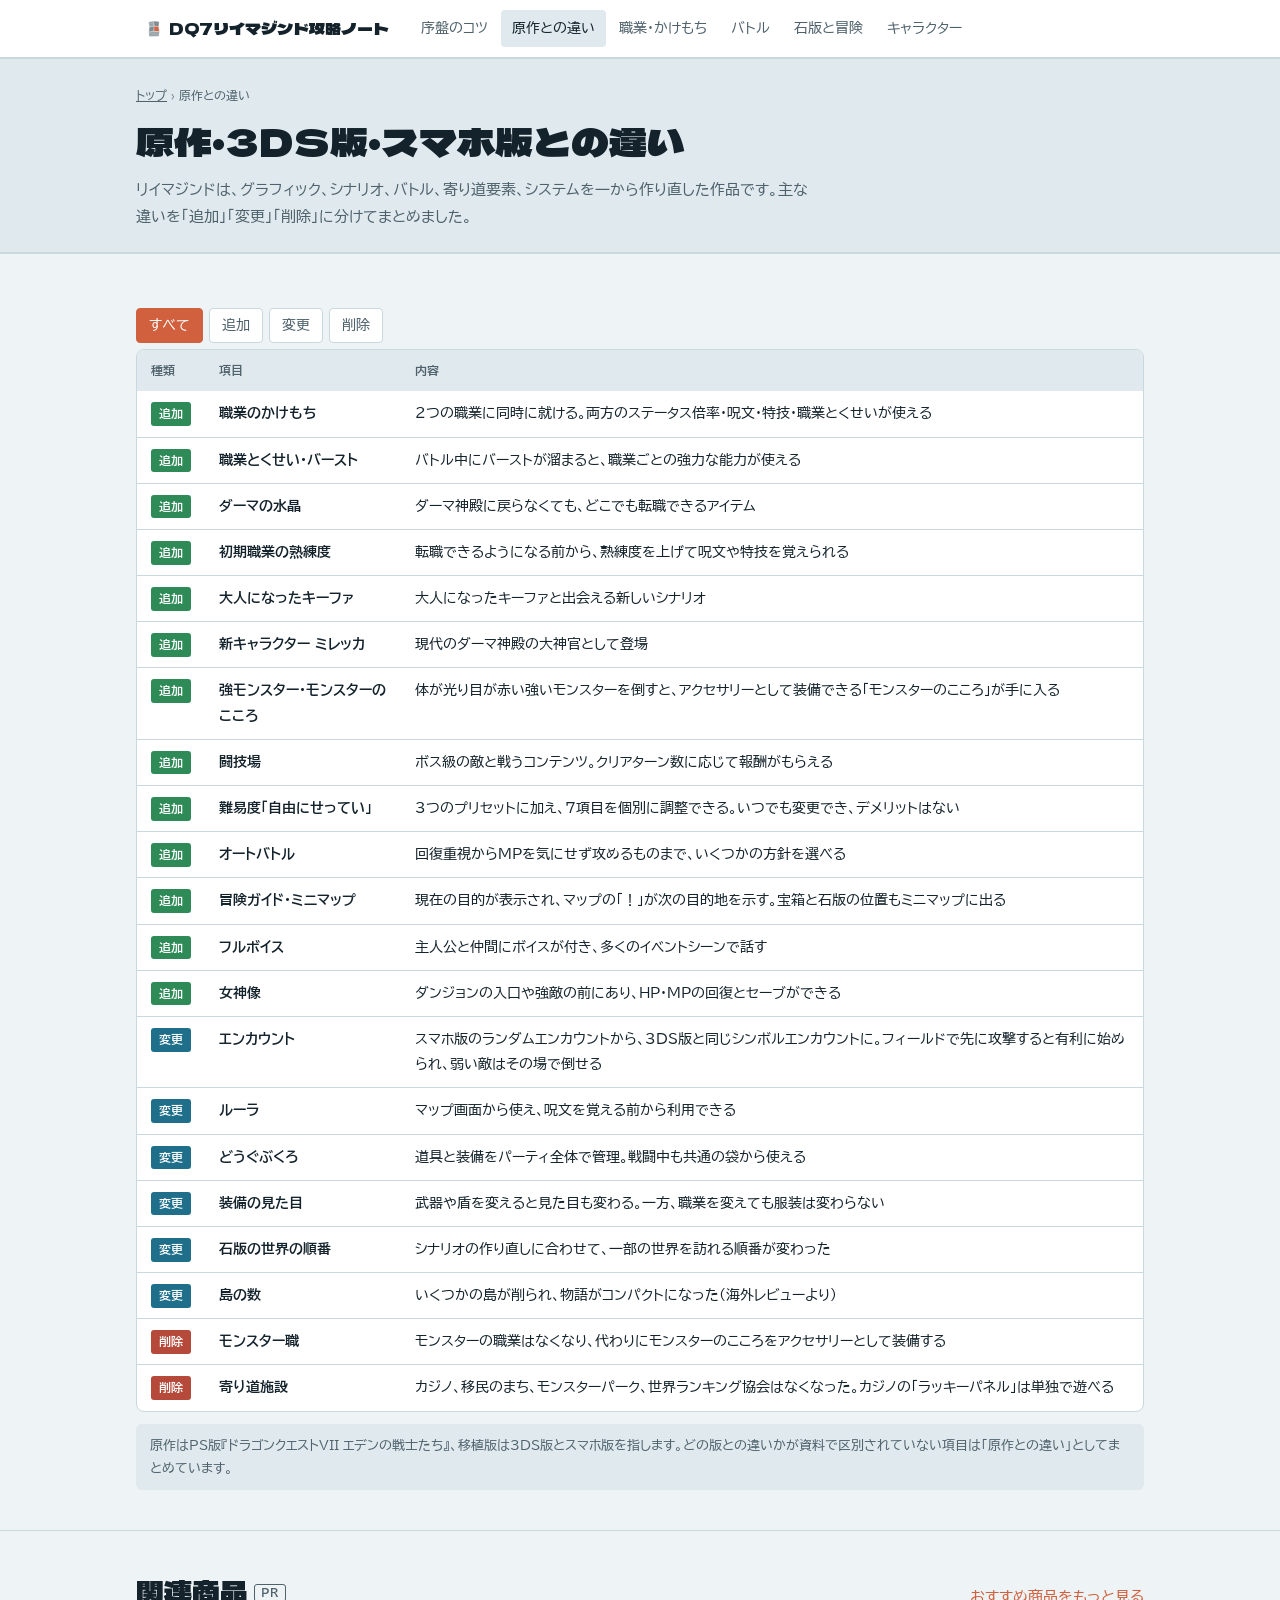
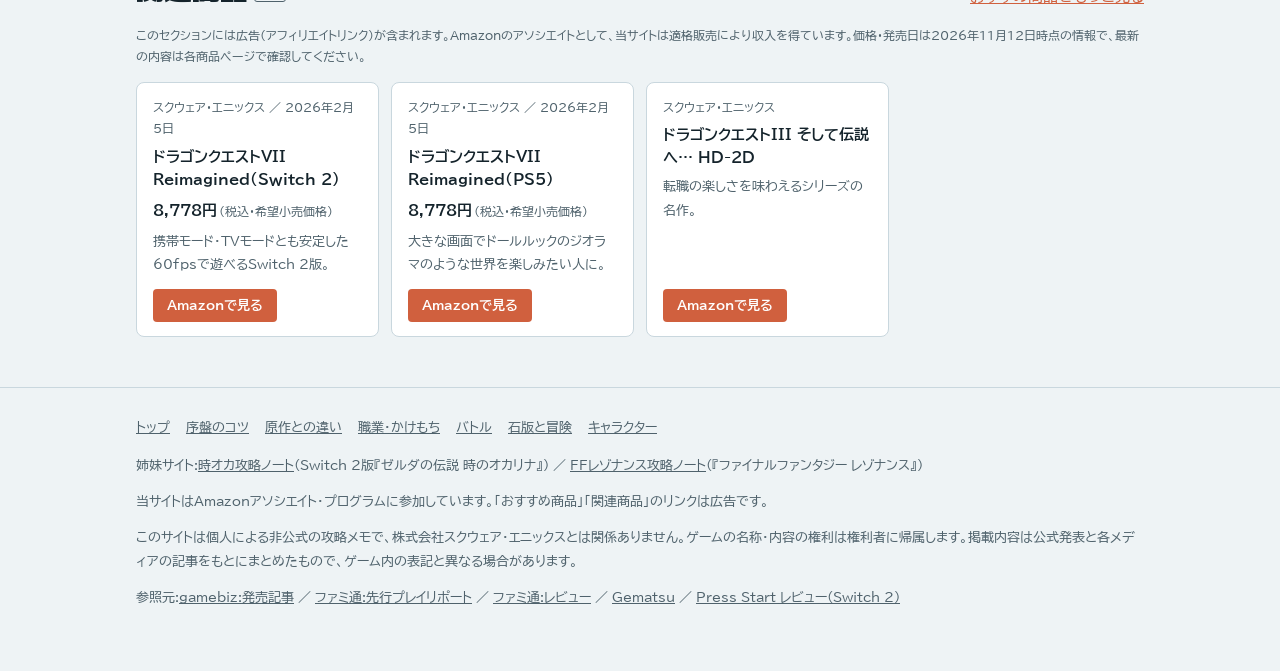
<file: changes.html>
<!doctype html>
<html lang="ja">
<head>
<meta charset="utf-8">
<meta name="viewport" content="width=device-width, initial-scale=1, viewport-fit=cover">
<title>原作との違い・新要素・変更点まとめ｜ドラクエ7リイマジンド攻略ノート</title>
<meta name="description" content="『ドラゴンクエストVII Reimagined』と原作(PS版)・3DS版・スマホ版の違い。職業のかけもち、職業とくせい、ダーマの水晶、大人キーファ、モンスター職の削除、カジノや移民のまちの削除、シンボルエンカウントなど新要素と変更点の一覧。">
<link rel="canonical" href="https://piggy0322-wq.github.io/dq7r-note/changes.html">
<meta property="og:type" content="article">
<meta property="og:site_name" content="DQ7リイマジンド攻略ノート">
<meta property="og:title" content="原作との違い・新要素・変更点まとめ｜ドラクエ7リイマジンド攻略ノート">
<meta property="og:description" content="『ドラゴンクエストVII Reimagined』と原作(PS版)・3DS版・スマホ版の違い。職業のかけもち、職業とくせい、ダーマの水晶、大人キーファ、モンスター職の削除、カジノや移民のまちの削除、シンボルエンカウントなど新要素と変更点の一覧。">
<meta property="og:url" content="https://piggy0322-wq.github.io/dq7r-note/changes.html">
<meta property="og:image" content="https://piggy0322-wq.github.io/dq7r-note/og.png">
<meta property="og:locale" content="ja_JP">
<meta name="twitter:card" content="summary_large_image">
<link rel="preconnect" href="https://fonts.googleapis.com">
<link rel="preconnect" href="https://fonts.gstatic.com" crossorigin>
<link rel="stylesheet" href="https://fonts.googleapis.com/css2?family=Dela+Gothic+One&family=BIZ+UDPGothic:wght@400;700&display=swap">
<link rel="stylesheet" href="style.css">
<script type="application/ld+json">{"@context": "https://schema.org", "@type": "BreadcrumbList", "itemListElement": [{"@type": "ListItem", "position": 1, "name": "トップ", "item": "https://piggy0322-wq.github.io/dq7r-note/"}, {"@type": "ListItem", "position": 2, "name": "原作との違い", "item": "https://piggy0322-wq.github.io/dq7r-note/changes.html"}]}</script>
</head>
<body>
<nav class="top" aria-label="サイト内メニュー"><div class="wrap">
<a class="brand" href="index.html"><svg class="mini" viewBox="0 0 120 150" width="14" aria-hidden="true">
<g stroke="var(--bg)" stroke-width="3" stroke-linejoin="round">
<path d="M14 18 L58 8 L62 52 L20 60 Z" fill="var(--stone)"/>
<path d="M58 8 L104 16 L100 58 L62 52 Z" fill="var(--stone-2)"/>
<path d="M20 60 L62 52 L58 96 L16 104 Z" fill="var(--stone-2)"/>
<path d="M62 52 L100 58 L106 100 L58 96 Z" fill="var(--accent)"/>
<path d="M16 104 L58 96 L106 100 L102 140 L18 142 Z" fill="var(--stone)"/>
</g>
<g fill="none" stroke="var(--bg)" stroke-width="2" opacity=".55"><path d="M30 30 h18 M74 30 h16 M30 78 h14 M76 76 h16 M36 120 h50"/></g>
</svg>DQ7リイマジンド攻略ノート</a><a href="beginner.html">序盤のコツ</a><a href="changes.html" aria-current="page">原作との違い</a><a href="vocations.html">職業・かけもち</a><a href="battle.html">バトル</a><a href="tablets.html">石版と冒険</a><a href="characters.html">キャラクター</a>
</div></nav>
<header class="phead"><div class="wrap"><ol class="crumbs"><li><a href="index.html">トップ</a></li><li aria-current="page">原作との違い</li></ol><h1>原作・3DS版・スマホ版との違い</h1><p>リイマジンドは、グラフィック、シナリオ、バトル、寄り道要素、システムを一から作り直した作品です。主な違いを「追加」「変更」「削除」に分けてまとめました。</p></div></header><main><section><div class="wrap">
<div class="filters" role="group" aria-label="種類で絞り込む"><button type="button" data-t="all" aria-pressed="true">すべて</button><button type="button" data-t="add" aria-pressed="false">追加</button><button type="button" data-t="chg" aria-pressed="false">変更</button><button type="button" data-t="del" aria-pressed="false">削除</button></div>
<div class="tbl"><table class="wide" id="chgTable"><thead><tr><th>種類</th><th>項目</th><th>内容</th></tr></thead><tbody><tr data-t="add"><td><span class="badge add">追加</span></td><td><b>職業のかけもち</b></td><td>2つの職業に同時に就ける。両方のステータス倍率・呪文・特技・職業とくせいが使える</td></tr><tr data-t="add"><td><span class="badge add">追加</span></td><td><b>職業とくせい・バースト</b></td><td>バトル中にバーストが溜まると、職業ごとの強力な能力が使える</td></tr><tr data-t="add"><td><span class="badge add">追加</span></td><td><b>ダーマの水晶</b></td><td>ダーマ神殿に戻らなくても、どこでも転職できるアイテム</td></tr><tr data-t="add"><td><span class="badge add">追加</span></td><td><b>初期職業の熟練度</b></td><td>転職できるようになる前から、熟練度を上げて呪文や特技を覚えられる</td></tr><tr data-t="add"><td><span class="badge add">追加</span></td><td><b>大人になったキーファ</b></td><td>大人になったキーファと出会える新しいシナリオ</td></tr><tr data-t="add"><td><span class="badge add">追加</span></td><td><b>新キャラクター ミレッカ</b></td><td>現代のダーマ神殿の大神官として登場</td></tr><tr data-t="add"><td><span class="badge add">追加</span></td><td><b>強モンスター・モンスターのこころ</b></td><td>体が光り目が赤い強いモンスターを倒すと、アクセサリーとして装備できる「モンスターのこころ」が手に入る</td></tr><tr data-t="add"><td><span class="badge add">追加</span></td><td><b>闘技場</b></td><td>ボス級の敵と戦うコンテンツ。クリアターン数に応じて報酬がもらえる</td></tr><tr data-t="add"><td><span class="badge add">追加</span></td><td><b>難易度「自由にせってい」</b></td><td>3つのプリセットに加え、7項目を個別に調整できる。いつでも変更でき、デメリットはない</td></tr><tr data-t="add"><td><span class="badge add">追加</span></td><td><b>オートバトル</b></td><td>回復重視からMPを気にせず攻めるものまで、いくつかの方針を選べる</td></tr><tr data-t="add"><td><span class="badge add">追加</span></td><td><b>冒険ガイド・ミニマップ</b></td><td>現在の目的が表示され、マップの「！」が次の目的地を示す。宝箱と石版の位置もミニマップに出る</td></tr><tr data-t="add"><td><span class="badge add">追加</span></td><td><b>フルボイス</b></td><td>主人公と仲間にボイスが付き、多くのイベントシーンで話す</td></tr><tr data-t="add"><td><span class="badge add">追加</span></td><td><b>女神像</b></td><td>ダンジョンの入口や強敵の前にあり、HP・MPの回復とセーブができる</td></tr><tr data-t="chg"><td><span class="badge chg">変更</span></td><td><b>エンカウント</b></td><td>スマホ版のランダムエンカウントから、3DS版と同じシンボルエンカウントに。フィールドで先に攻撃すると有利に始められ、弱い敵はその場で倒せる</td></tr><tr data-t="chg"><td><span class="badge chg">変更</span></td><td><b>ルーラ</b></td><td>マップ画面から使え、呪文を覚える前から利用できる</td></tr><tr data-t="chg"><td><span class="badge chg">変更</span></td><td><b>どうぐぶくろ</b></td><td>道具と装備をパーティ全体で管理。戦闘中も共通の袋から使える</td></tr><tr data-t="chg"><td><span class="badge chg">変更</span></td><td><b>装備の見た目</b></td><td>武器や盾を変えると見た目も変わる。一方、職業を変えても服装は変わらない</td></tr><tr data-t="chg"><td><span class="badge chg">変更</span></td><td><b>石版の世界の順番</b></td><td>シナリオの作り直しに合わせて、一部の世界を訪れる順番が変わった</td></tr><tr data-t="chg"><td><span class="badge chg">変更</span></td><td><b>島の数</b></td><td>いくつかの島が削られ、物語がコンパクトになった(海外レビューより)</td></tr><tr data-t="del"><td><span class="badge del">削除</span></td><td><b>モンスター職</b></td><td>モンスターの職業はなくなり、代わりにモンスターのこころをアクセサリーとして装備する</td></tr><tr data-t="del"><td><span class="badge del">削除</span></td><td><b>寄り道施設</b></td><td>カジノ、移民のまち、モンスターパーク、世界ランキング協会はなくなった。カジノの「ラッキーパネル」は単独で遊べる</td></tr></tbody></table></div>
<p class="note">原作はPS版『ドラゴンクエストVII エデンの戦士たち』、移植版は3DS版とスマホ版を指します。どの版との違いかが資料で区別されていない項目は「原作との違い」としてまとめています。</p>
</div></section></main><section class="shop"><div class="wrap"><div class="sh"><h2>関連商品 <span class="pr">PR</span></h2><a href="index.html#shop">おすすめ商品をもっと見る</a></div>
<p class="disclose">このセクションには広告(アフィリエイトリンク)が含まれます。Amazonのアソシエイトとして、当サイトは適格販売により収入を得ています。価格・発売日は2026年11月12日時点の情報で、最新の内容は各商品ページで確認してください。</p><div class="pgrid"><article class="prod"><div class="meta">スクウェア・エニックス ／ 2026年2月5日</div><b>ドラゴンクエストVII Reimagined(Switch 2)</b><div class="price">8,778円<small>(税込・希望小売価格)</small></div><p>携帯モード・TVモードとも安定した60fpsで遊べるSwitch 2版。</p><a class="buy" href="https://www.amazon.co.jp/s?k=%E3%83%89%E3%83%A9%E3%82%B4%E3%83%B3%E3%82%AF%E3%82%A8%E3%82%B9%E3%83%88VII%20Reimagined%20Switch2&tag=piggy0322-22" target="_blank" rel="sponsored noopener">Amazonで見る</a></article><article class="prod"><div class="meta">スクウェア・エニックス ／ 2026年2月5日</div><b>ドラゴンクエストVII Reimagined(PS5)</b><div class="price">8,778円<small>(税込・希望小売価格)</small></div><p>大きな画面でドールルックのジオラマのような世界を楽しみたい人に。</p><a class="buy" href="https://www.amazon.co.jp/s?k=%E3%83%89%E3%83%A9%E3%82%B4%E3%83%B3%E3%82%AF%E3%82%A8%E3%82%B9%E3%83%88VII%20Reimagined%20PS5&tag=piggy0322-22" target="_blank" rel="sponsored noopener">Amazonで見る</a></article><article class="prod"><div class="meta">スクウェア・エニックス</div><b>ドラゴンクエストIII そして伝説へ… HD-2D</b><p>転職の楽しさを味わえるシリーズの名作。</p><a class="buy" href="https://www.amazon.co.jp/s?k=%E3%83%89%E3%83%A9%E3%82%B4%E3%83%B3%E3%82%AF%E3%82%A8%E3%82%B9%E3%83%88III%20HD-2D&tag=piggy0322-22" target="_blank" rel="sponsored noopener">Amazonで見る</a></article></div></div></section><footer><div class="wrap">
<nav class="fnav" aria-label="サイトマップ"><a href="index.html">トップ</a><a href="beginner.html">序盤のコツ</a><a href="changes.html">原作との違い</a><a href="vocations.html">職業・かけもち</a><a href="battle.html">バトル</a><a href="tablets.html">石版と冒険</a><a href="characters.html">キャラクター</a></nav>
<p class="sis">姉妹サイト:<a href="https://piggy0322-wq.github.io/tokioka-note/">時オカ攻略ノート</a>(Switch 2版『ゼルダの伝説 時のオカリナ』) ／ <a href="https://piggy0322-wq.github.io/ffrs-note/">FFレゾナンス攻略ノート</a>(『ファイナルファンタジー レゾナンス』)</p>
<p>当サイトはAmazonアソシエイト・プログラムに参加しています。「おすすめ商品」「関連商品」のリンクは広告です。</p>
<p>このサイトは個人による非公式の攻略メモで、株式会社スクウェア・エニックスとは関係ありません。ゲームの名称・内容の権利は権利者に帰属します。掲載内容は公式発表と各メディアの記事をもとにまとめたもので、ゲーム内の表記と異なる場合があります。</p>
<p>参照元:<a href="https://gamebiz.jp/news/420447" target="_blank" rel="noopener">gamebiz:発売記事</a> ／ <a href="https://www.famitsu.com/article/202511/58175" target="_blank" rel="noopener">ファミ通:先行プレイリポート</a> ／ <a href="https://www.famitsu.com/article/202602/64918" target="_blank" rel="noopener">ファミ通:レビュー</a> ／ <a href="https://www.gematsu.com/2025/09/dragon-quest-vii-reimagined-announced-for-ps5-xbox-series-switch-2-switch-and-pc" target="_blank" rel="noopener">Gematsu</a> ／ <a href="https://press-start.com.au/reviews/nintendo-switch-2-reviews/2026/02/03/dragon-quest-vii-reimagined-review-a-timeless-remaking/" target="_blank" rel="noopener">Press Start レビュー(Switch 2)</a></p>
</div></footer>
<script src="site.js"></script>
</body>
</html>
</file>
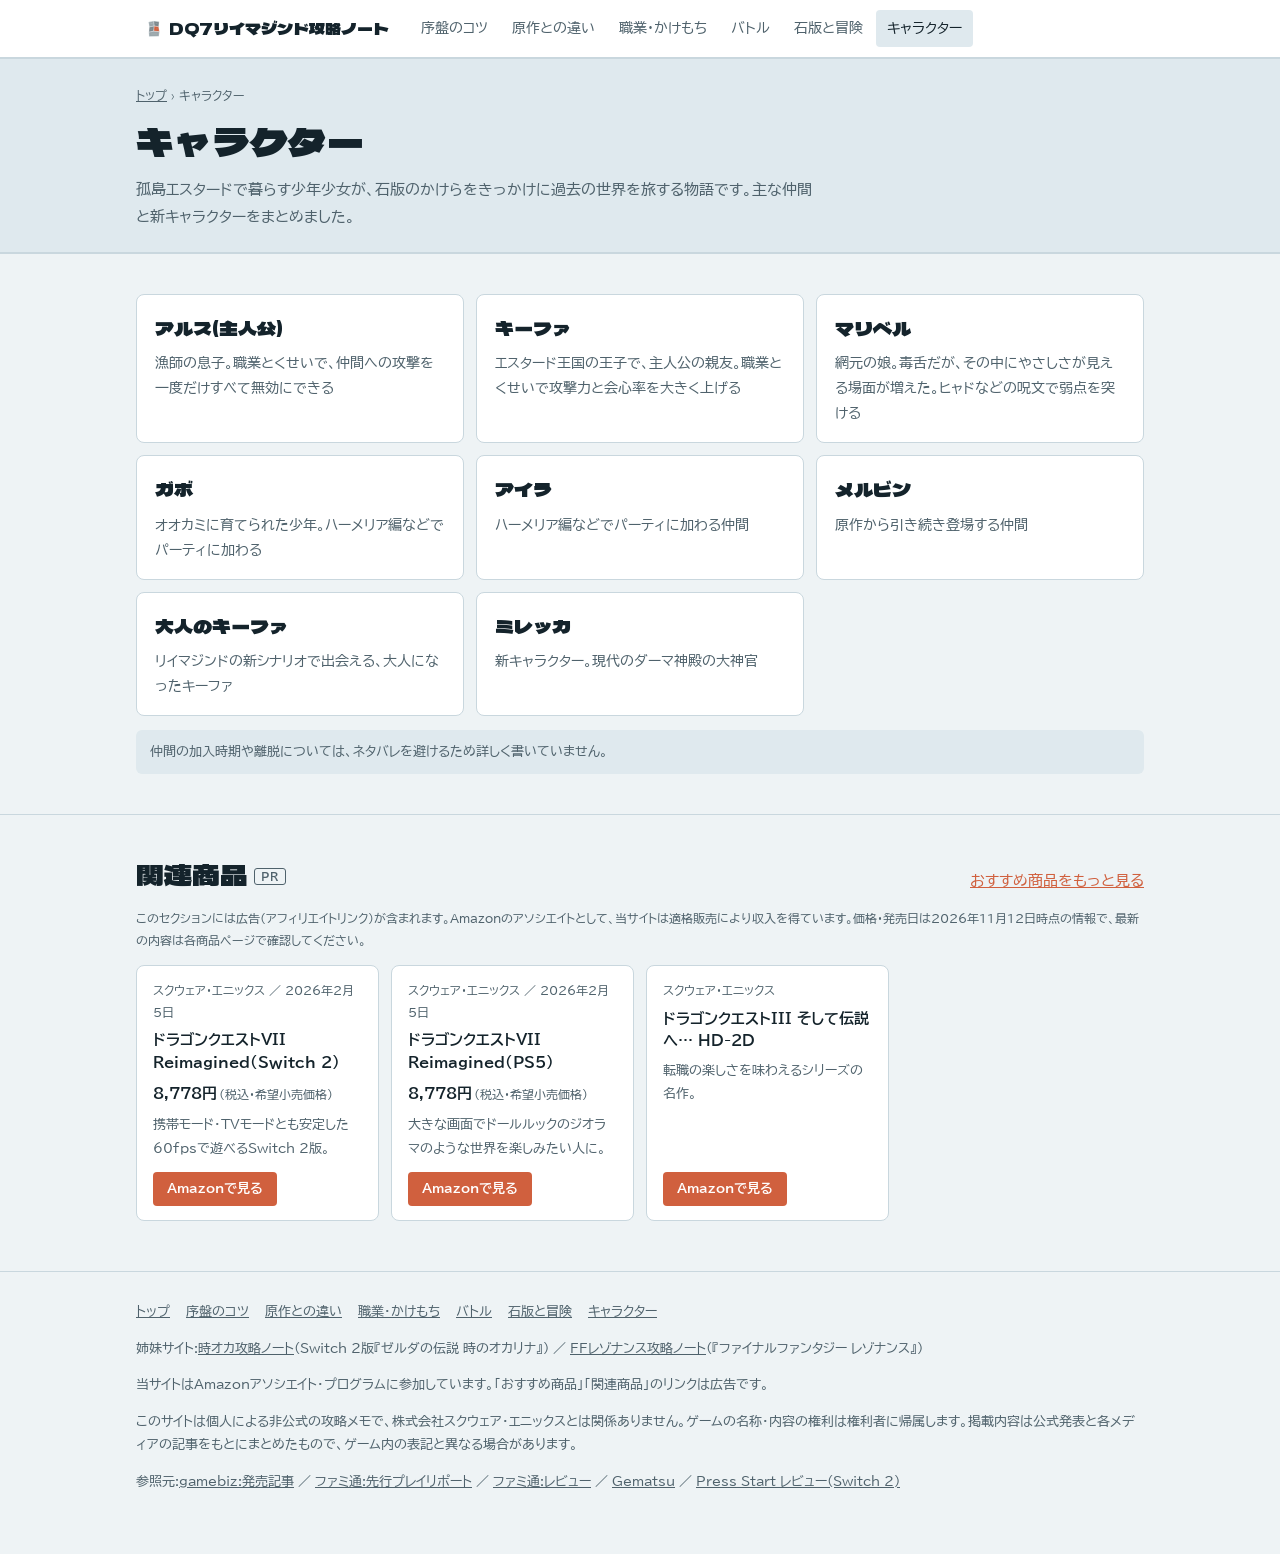
<file: characters.html>
<!doctype html>
<html lang="ja">
<head>
<meta charset="utf-8">
<meta name="viewport" content="width=device-width, initial-scale=1, viewport-fit=cover">
<title>キャラクター一覧｜アルス・キーファ・マリベル・ガボ・アイラ・ミレッカ｜ドラクエ7リイマジンド攻略ノート</title>
<meta name="description" content="『ドラゴンクエストVII Reimagined』の仲間キャラクター。主人公アルス、キーファ、マリベル、ガボ、アイラ、メルビン、新シナリオの大人キーファ、新キャラクターのミレッカ。">
<link rel="canonical" href="https://piggy0322-wq.github.io/dq7r-note/characters.html">
<meta property="og:type" content="article">
<meta property="og:site_name" content="DQ7リイマジンド攻略ノート">
<meta property="og:title" content="キャラクター一覧｜アルス・キーファ・マリベル・ガボ・アイラ・ミレッカ｜ドラクエ7リイマジンド攻略ノート">
<meta property="og:description" content="『ドラゴンクエストVII Reimagined』の仲間キャラクター。主人公アルス、キーファ、マリベル、ガボ、アイラ、メルビン、新シナリオの大人キーファ、新キャラクターのミレッカ。">
<meta property="og:url" content="https://piggy0322-wq.github.io/dq7r-note/characters.html">
<meta property="og:image" content="https://piggy0322-wq.github.io/dq7r-note/og.png">
<meta property="og:locale" content="ja_JP">
<meta name="twitter:card" content="summary_large_image">
<link rel="preconnect" href="https://fonts.googleapis.com">
<link rel="preconnect" href="https://fonts.gstatic.com" crossorigin>
<link rel="stylesheet" href="https://fonts.googleapis.com/css2?family=Dela+Gothic+One&family=BIZ+UDPGothic:wght@400;700&display=swap">
<link rel="stylesheet" href="style.css">
<script type="application/ld+json">{"@context": "https://schema.org", "@type": "BreadcrumbList", "itemListElement": [{"@type": "ListItem", "position": 1, "name": "トップ", "item": "https://piggy0322-wq.github.io/dq7r-note/"}, {"@type": "ListItem", "position": 2, "name": "キャラクター", "item": "https://piggy0322-wq.github.io/dq7r-note/characters.html"}]}</script>
</head>
<body>
<nav class="top" aria-label="サイト内メニュー"><div class="wrap">
<a class="brand" href="index.html"><svg class="mini" viewBox="0 0 120 150" width="14" aria-hidden="true">
<g stroke="var(--bg)" stroke-width="3" stroke-linejoin="round">
<path d="M14 18 L58 8 L62 52 L20 60 Z" fill="var(--stone)"/>
<path d="M58 8 L104 16 L100 58 L62 52 Z" fill="var(--stone-2)"/>
<path d="M20 60 L62 52 L58 96 L16 104 Z" fill="var(--stone-2)"/>
<path d="M62 52 L100 58 L106 100 L58 96 Z" fill="var(--accent)"/>
<path d="M16 104 L58 96 L106 100 L102 140 L18 142 Z" fill="var(--stone)"/>
</g>
<g fill="none" stroke="var(--bg)" stroke-width="2" opacity=".55"><path d="M30 30 h18 M74 30 h16 M30 78 h14 M76 76 h16 M36 120 h50"/></g>
</svg>DQ7リイマジンド攻略ノート</a><a href="beginner.html">序盤のコツ</a><a href="changes.html">原作との違い</a><a href="vocations.html">職業・かけもち</a><a href="battle.html">バトル</a><a href="tablets.html">石版と冒険</a><a href="characters.html" aria-current="page">キャラクター</a>
</div></nav>
<header class="phead"><div class="wrap"><ol class="crumbs"><li><a href="index.html">トップ</a></li><li aria-current="page">キャラクター</li></ol><h1>キャラクター</h1><p>孤島エスタードで暮らす少年少女が、石版のかけらをきっかけに過去の世界を旅する物語です。主な仲間と新キャラクターをまとめました。</p></div></header><main><section><div class="wrap"><div class="grid3"><article class="card"><b>アルス(主人公)</b><span>漁師の息子。職業とくせいで、仲間への攻撃を一度だけすべて無効にできる</span></article><article class="card"><b>キーファ</b><span>エスタード王国の王子で、主人公の親友。職業とくせいで攻撃力と会心率を大きく上げる</span></article><article class="card"><b>マリベル</b><span>網元の娘。毒舌だが、その中にやさしさが見える場面が増えた。ヒャドなどの呪文で弱点を突ける</span></article><article class="card"><b>ガボ</b><span>オオカミに育てられた少年。ハーメリア編などでパーティに加わる</span></article><article class="card"><b>アイラ</b><span>ハーメリア編などでパーティに加わる仲間</span></article><article class="card"><b>メルビン</b><span>原作から引き続き登場する仲間</span></article><article class="card"><b>大人のキーファ</b><span>リイマジンドの新シナリオで出会える、大人になったキーファ</span></article><article class="card"><b>ミレッカ</b><span>新キャラクター。現代のダーマ神殿の大神官</span></article></div>
<p class="note" style="margin-top:14px">仲間の加入時期や離脱については、ネタバレを避けるため詳しく書いていません。</p></div></section></main><section class="shop"><div class="wrap"><div class="sh"><h2>関連商品 <span class="pr">PR</span></h2><a href="index.html#shop">おすすめ商品をもっと見る</a></div>
<p class="disclose">このセクションには広告(アフィリエイトリンク)が含まれます。Amazonのアソシエイトとして、当サイトは適格販売により収入を得ています。価格・発売日は2026年11月12日時点の情報で、最新の内容は各商品ページで確認してください。</p><div class="pgrid"><article class="prod"><div class="meta">スクウェア・エニックス ／ 2026年2月5日</div><b>ドラゴンクエストVII Reimagined(Switch 2)</b><div class="price">8,778円<small>(税込・希望小売価格)</small></div><p>携帯モード・TVモードとも安定した60fpsで遊べるSwitch 2版。</p><a class="buy" href="https://www.amazon.co.jp/s?k=%E3%83%89%E3%83%A9%E3%82%B4%E3%83%B3%E3%82%AF%E3%82%A8%E3%82%B9%E3%83%88VII%20Reimagined%20Switch2&tag=piggy0322-22" target="_blank" rel="sponsored noopener">Amazonで見る</a></article><article class="prod"><div class="meta">スクウェア・エニックス ／ 2026年2月5日</div><b>ドラゴンクエストVII Reimagined(PS5)</b><div class="price">8,778円<small>(税込・希望小売価格)</small></div><p>大きな画面でドールルックのジオラマのような世界を楽しみたい人に。</p><a class="buy" href="https://www.amazon.co.jp/s?k=%E3%83%89%E3%83%A9%E3%82%B4%E3%83%B3%E3%82%AF%E3%82%A8%E3%82%B9%E3%83%88VII%20Reimagined%20PS5&tag=piggy0322-22" target="_blank" rel="sponsored noopener">Amazonで見る</a></article><article class="prod"><div class="meta">スクウェア・エニックス</div><b>ドラゴンクエストIII そして伝説へ… HD-2D</b><p>転職の楽しさを味わえるシリーズの名作。</p><a class="buy" href="https://www.amazon.co.jp/s?k=%E3%83%89%E3%83%A9%E3%82%B4%E3%83%B3%E3%82%AF%E3%82%A8%E3%82%B9%E3%83%88III%20HD-2D&tag=piggy0322-22" target="_blank" rel="sponsored noopener">Amazonで見る</a></article></div></div></section><footer><div class="wrap">
<nav class="fnav" aria-label="サイトマップ"><a href="index.html">トップ</a><a href="beginner.html">序盤のコツ</a><a href="changes.html">原作との違い</a><a href="vocations.html">職業・かけもち</a><a href="battle.html">バトル</a><a href="tablets.html">石版と冒険</a><a href="characters.html">キャラクター</a></nav>
<p class="sis">姉妹サイト:<a href="https://piggy0322-wq.github.io/tokioka-note/">時オカ攻略ノート</a>(Switch 2版『ゼルダの伝説 時のオカリナ』) ／ <a href="https://piggy0322-wq.github.io/ffrs-note/">FFレゾナンス攻略ノート</a>(『ファイナルファンタジー レゾナンス』)</p>
<p>当サイトはAmazonアソシエイト・プログラムに参加しています。「おすすめ商品」「関連商品」のリンクは広告です。</p>
<p>このサイトは個人による非公式の攻略メモで、株式会社スクウェア・エニックスとは関係ありません。ゲームの名称・内容の権利は権利者に帰属します。掲載内容は公式発表と各メディアの記事をもとにまとめたもので、ゲーム内の表記と異なる場合があります。</p>
<p>参照元:<a href="https://gamebiz.jp/news/420447" target="_blank" rel="noopener">gamebiz:発売記事</a> ／ <a href="https://www.famitsu.com/article/202511/58175" target="_blank" rel="noopener">ファミ通:先行プレイリポート</a> ／ <a href="https://www.famitsu.com/article/202602/64918" target="_blank" rel="noopener">ファミ通:レビュー</a> ／ <a href="https://www.gematsu.com/2025/09/dragon-quest-vii-reimagined-announced-for-ps5-xbox-series-switch-2-switch-and-pc" target="_blank" rel="noopener">Gematsu</a> ／ <a href="https://press-start.com.au/reviews/nintendo-switch-2-reviews/2026/02/03/dragon-quest-vii-reimagined-review-a-timeless-remaking/" target="_blank" rel="noopener">Press Start レビュー(Switch 2)</a></p>
</div></footer>
<script src="site.js"></script>
</body>
</html>
</file>
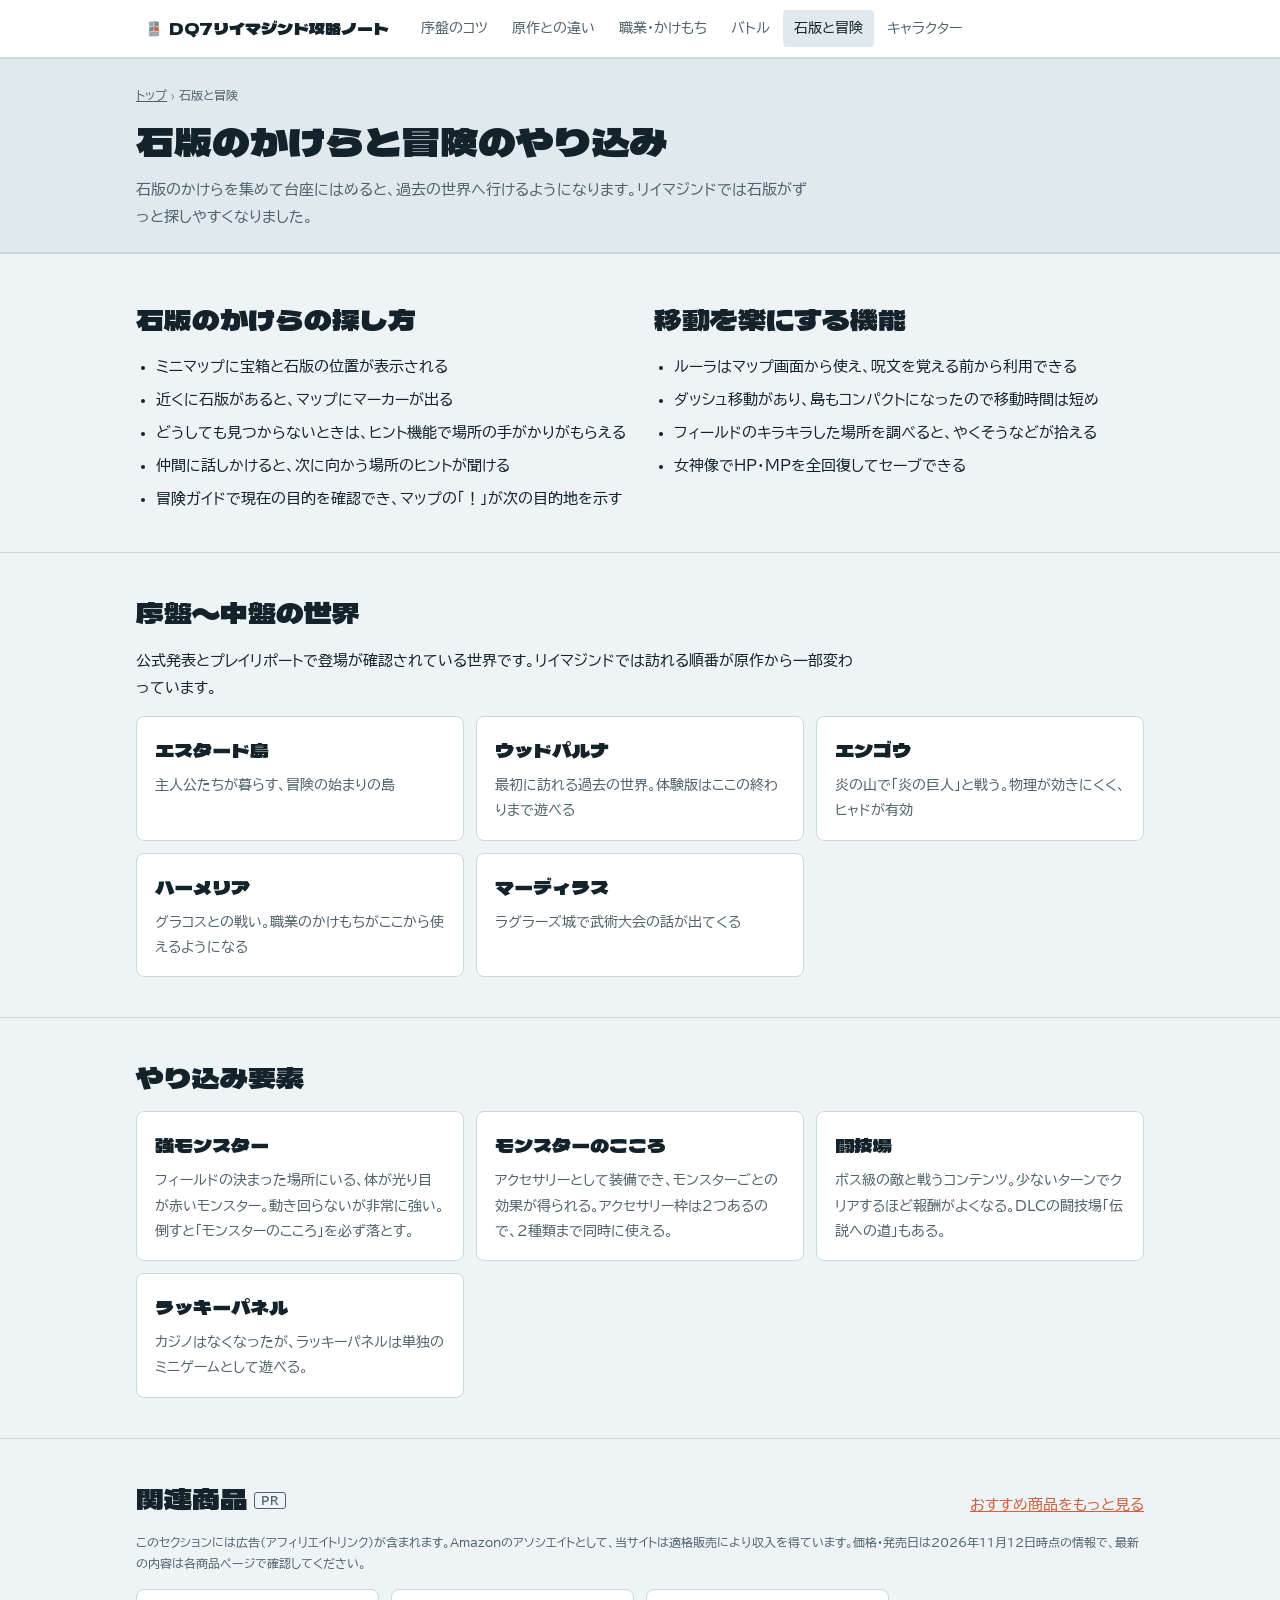
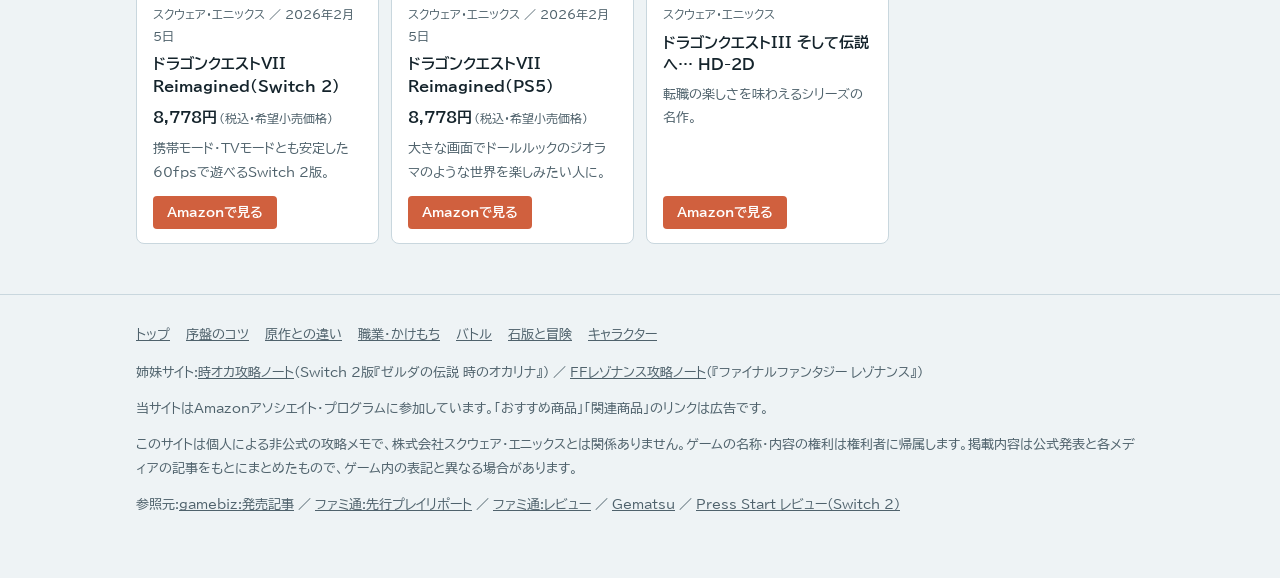
<file: tablets.html>
<!doctype html>
<html lang="ja">
<head>
<meta charset="utf-8">
<meta name="viewport" content="width=device-width, initial-scale=1, viewport-fit=cover">
<title>石版のかけらの探し方・強モンスター・闘技場｜ドラクエ7リイマジンド攻略ノート</title>
<meta name="description" content="『ドラゴンクエストVII Reimagined』の石版のかけらの探し方とヒント機能、ウッドパルナ・エンゴウ・ハーメリアなど序盤の世界、強モンスターとモンスターのこころ、闘技場、ラッキーパネル。">
<link rel="canonical" href="https://piggy0322-wq.github.io/dq7r-note/tablets.html">
<meta property="og:type" content="article">
<meta property="og:site_name" content="DQ7リイマジンド攻略ノート">
<meta property="og:title" content="石版のかけらの探し方・強モンスター・闘技場｜ドラクエ7リイマジンド攻略ノート">
<meta property="og:description" content="『ドラゴンクエストVII Reimagined』の石版のかけらの探し方とヒント機能、ウッドパルナ・エンゴウ・ハーメリアなど序盤の世界、強モンスターとモンスターのこころ、闘技場、ラッキーパネル。">
<meta property="og:url" content="https://piggy0322-wq.github.io/dq7r-note/tablets.html">
<meta property="og:image" content="https://piggy0322-wq.github.io/dq7r-note/og.png">
<meta property="og:locale" content="ja_JP">
<meta name="twitter:card" content="summary_large_image">
<link rel="preconnect" href="https://fonts.googleapis.com">
<link rel="preconnect" href="https://fonts.gstatic.com" crossorigin>
<link rel="stylesheet" href="https://fonts.googleapis.com/css2?family=Dela+Gothic+One&family=BIZ+UDPGothic:wght@400;700&display=swap">
<link rel="stylesheet" href="style.css">
<script type="application/ld+json">{"@context": "https://schema.org", "@type": "BreadcrumbList", "itemListElement": [{"@type": "ListItem", "position": 1, "name": "トップ", "item": "https://piggy0322-wq.github.io/dq7r-note/"}, {"@type": "ListItem", "position": 2, "name": "石版と冒険", "item": "https://piggy0322-wq.github.io/dq7r-note/tablets.html"}]}</script>
</head>
<body>
<nav class="top" aria-label="サイト内メニュー"><div class="wrap">
<a class="brand" href="index.html"><svg class="mini" viewBox="0 0 120 150" width="14" aria-hidden="true">
<g stroke="var(--bg)" stroke-width="3" stroke-linejoin="round">
<path d="M14 18 L58 8 L62 52 L20 60 Z" fill="var(--stone)"/>
<path d="M58 8 L104 16 L100 58 L62 52 Z" fill="var(--stone-2)"/>
<path d="M20 60 L62 52 L58 96 L16 104 Z" fill="var(--stone-2)"/>
<path d="M62 52 L100 58 L106 100 L58 96 Z" fill="var(--accent)"/>
<path d="M16 104 L58 96 L106 100 L102 140 L18 142 Z" fill="var(--stone)"/>
</g>
<g fill="none" stroke="var(--bg)" stroke-width="2" opacity=".55"><path d="M30 30 h18 M74 30 h16 M30 78 h14 M76 76 h16 M36 120 h50"/></g>
</svg>DQ7リイマジンド攻略ノート</a><a href="beginner.html">序盤のコツ</a><a href="changes.html">原作との違い</a><a href="vocations.html">職業・かけもち</a><a href="battle.html">バトル</a><a href="tablets.html" aria-current="page">石版と冒険</a><a href="characters.html">キャラクター</a>
</div></nav>
<header class="phead"><div class="wrap"><ol class="crumbs"><li><a href="index.html">トップ</a></li><li aria-current="page">石版と冒険</li></ol><h1>石版のかけらと冒険のやり込み</h1><p>石版のかけらを集めて台座にはめると、過去の世界へ行けるようになります。リイマジンドでは石版がずっと探しやすくなりました。</p></div></header><main>
<section><div class="wrap two">
<div><h2>石版のかけらの探し方</h2><ul class="tips"><li>ミニマップに宝箱と石版の位置が表示される</li><li>近くに石版があると、マップにマーカーが出る</li><li>どうしても見つからないときは、ヒント機能で場所の手がかりがもらえる</li><li>仲間に話しかけると、次に向かう場所のヒントが聞ける</li><li>冒険ガイドで現在の目的を確認でき、マップの「！」が次の目的地を示す</li></ul></div>
<div><h2>移動を楽にする機能</h2><ul class="tips"><li>ルーラはマップ画面から使え、呪文を覚える前から利用できる</li><li>ダッシュ移動があり、島もコンパクトになったので移動時間は短め</li><li>フィールドのキラキラした場所を調べると、やくそうなどが拾える</li><li>女神像でHP・MPを全回復してセーブできる</li></ul></div>
</div></section>
<section><div class="wrap"><h2>序盤〜中盤の世界</h2>
<p class="prose">公式発表とプレイリポートで登場が確認されている世界です。リイマジンドでは訪れる順番が原作から一部変わっています。</p>
<div class="grid3"><article class="card"><b>エスタード島</b><span>主人公たちが暮らす、冒険の始まりの島</span></article><article class="card"><b>ウッドパルナ</b><span>最初に訪れる過去の世界。体験版はここの終わりまで遊べる</span></article><article class="card"><b>エンゴウ</b><span>炎の山で「炎の巨人」と戦う。物理が効きにくく、ヒャドが有効</span></article><article class="card"><b>ハーメリア</b><span>グラコスとの戦い。職業のかけもちがここから使えるようになる</span></article><article class="card"><b>マーディラス</b><span>ラグラーズ城で武術大会の話が出てくる</span></article></div></div></section>
<section><div class="wrap"><h2>やり込み要素</h2><div class="grid3">
<article class="card"><b>強モンスター</b><span>フィールドの決まった場所にいる、体が光り目が赤いモンスター。動き回らないが非常に強い。倒すと「モンスターのこころ」を必ず落とす。</span></article>
<article class="card"><b>モンスターのこころ</b><span>アクセサリーとして装備でき、モンスターごとの効果が得られる。アクセサリー枠は2つあるので、2種類まで同時に使える。</span></article>
<article class="card"><b>闘技場</b><span>ボス級の敵と戦うコンテンツ。少ないターンでクリアするほど報酬がよくなる。DLCの闘技場「伝説への道」もある。</span></article>
<article class="card"><b>ラッキーパネル</b><span>カジノはなくなったが、ラッキーパネルは単独のミニゲームとして遊べる。</span></article>
</div></div></section>
</main><section class="shop"><div class="wrap"><div class="sh"><h2>関連商品 <span class="pr">PR</span></h2><a href="index.html#shop">おすすめ商品をもっと見る</a></div>
<p class="disclose">このセクションには広告(アフィリエイトリンク)が含まれます。Amazonのアソシエイトとして、当サイトは適格販売により収入を得ています。価格・発売日は2026年11月12日時点の情報で、最新の内容は各商品ページで確認してください。</p><div class="pgrid"><article class="prod"><div class="meta">スクウェア・エニックス ／ 2026年2月5日</div><b>ドラゴンクエストVII Reimagined(Switch 2)</b><div class="price">8,778円<small>(税込・希望小売価格)</small></div><p>携帯モード・TVモードとも安定した60fpsで遊べるSwitch 2版。</p><a class="buy" href="https://www.amazon.co.jp/s?k=%E3%83%89%E3%83%A9%E3%82%B4%E3%83%B3%E3%82%AF%E3%82%A8%E3%82%B9%E3%83%88VII%20Reimagined%20Switch2&tag=piggy0322-22" target="_blank" rel="sponsored noopener">Amazonで見る</a></article><article class="prod"><div class="meta">スクウェア・エニックス ／ 2026年2月5日</div><b>ドラゴンクエストVII Reimagined(PS5)</b><div class="price">8,778円<small>(税込・希望小売価格)</small></div><p>大きな画面でドールルックのジオラマのような世界を楽しみたい人に。</p><a class="buy" href="https://www.amazon.co.jp/s?k=%E3%83%89%E3%83%A9%E3%82%B4%E3%83%B3%E3%82%AF%E3%82%A8%E3%82%B9%E3%83%88VII%20Reimagined%20PS5&tag=piggy0322-22" target="_blank" rel="sponsored noopener">Amazonで見る</a></article><article class="prod"><div class="meta">スクウェア・エニックス</div><b>ドラゴンクエストIII そして伝説へ… HD-2D</b><p>転職の楽しさを味わえるシリーズの名作。</p><a class="buy" href="https://www.amazon.co.jp/s?k=%E3%83%89%E3%83%A9%E3%82%B4%E3%83%B3%E3%82%AF%E3%82%A8%E3%82%B9%E3%83%88III%20HD-2D&tag=piggy0322-22" target="_blank" rel="sponsored noopener">Amazonで見る</a></article></div></div></section><footer><div class="wrap">
<nav class="fnav" aria-label="サイトマップ"><a href="index.html">トップ</a><a href="beginner.html">序盤のコツ</a><a href="changes.html">原作との違い</a><a href="vocations.html">職業・かけもち</a><a href="battle.html">バトル</a><a href="tablets.html">石版と冒険</a><a href="characters.html">キャラクター</a></nav>
<p class="sis">姉妹サイト:<a href="https://piggy0322-wq.github.io/tokioka-note/">時オカ攻略ノート</a>(Switch 2版『ゼルダの伝説 時のオカリナ』) ／ <a href="https://piggy0322-wq.github.io/ffrs-note/">FFレゾナンス攻略ノート</a>(『ファイナルファンタジー レゾナンス』)</p>
<p>当サイトはAmazonアソシエイト・プログラムに参加しています。「おすすめ商品」「関連商品」のリンクは広告です。</p>
<p>このサイトは個人による非公式の攻略メモで、株式会社スクウェア・エニックスとは関係ありません。ゲームの名称・内容の権利は権利者に帰属します。掲載内容は公式発表と各メディアの記事をもとにまとめたもので、ゲーム内の表記と異なる場合があります。</p>
<p>参照元:<a href="https://gamebiz.jp/news/420447" target="_blank" rel="noopener">gamebiz:発売記事</a> ／ <a href="https://www.famitsu.com/article/202511/58175" target="_blank" rel="noopener">ファミ通:先行プレイリポート</a> ／ <a href="https://www.famitsu.com/article/202602/64918" target="_blank" rel="noopener">ファミ通:レビュー</a> ／ <a href="https://www.gematsu.com/2025/09/dragon-quest-vii-reimagined-announced-for-ps5-xbox-series-switch-2-switch-and-pc" target="_blank" rel="noopener">Gematsu</a> ／ <a href="https://press-start.com.au/reviews/nintendo-switch-2-reviews/2026/02/03/dragon-quest-vii-reimagined-review-a-timeless-remaking/" target="_blank" rel="noopener">Press Start レビュー(Switch 2)</a></p>
</div></footer>
<script src="site.js"></script>
</body>
</html>
</file>
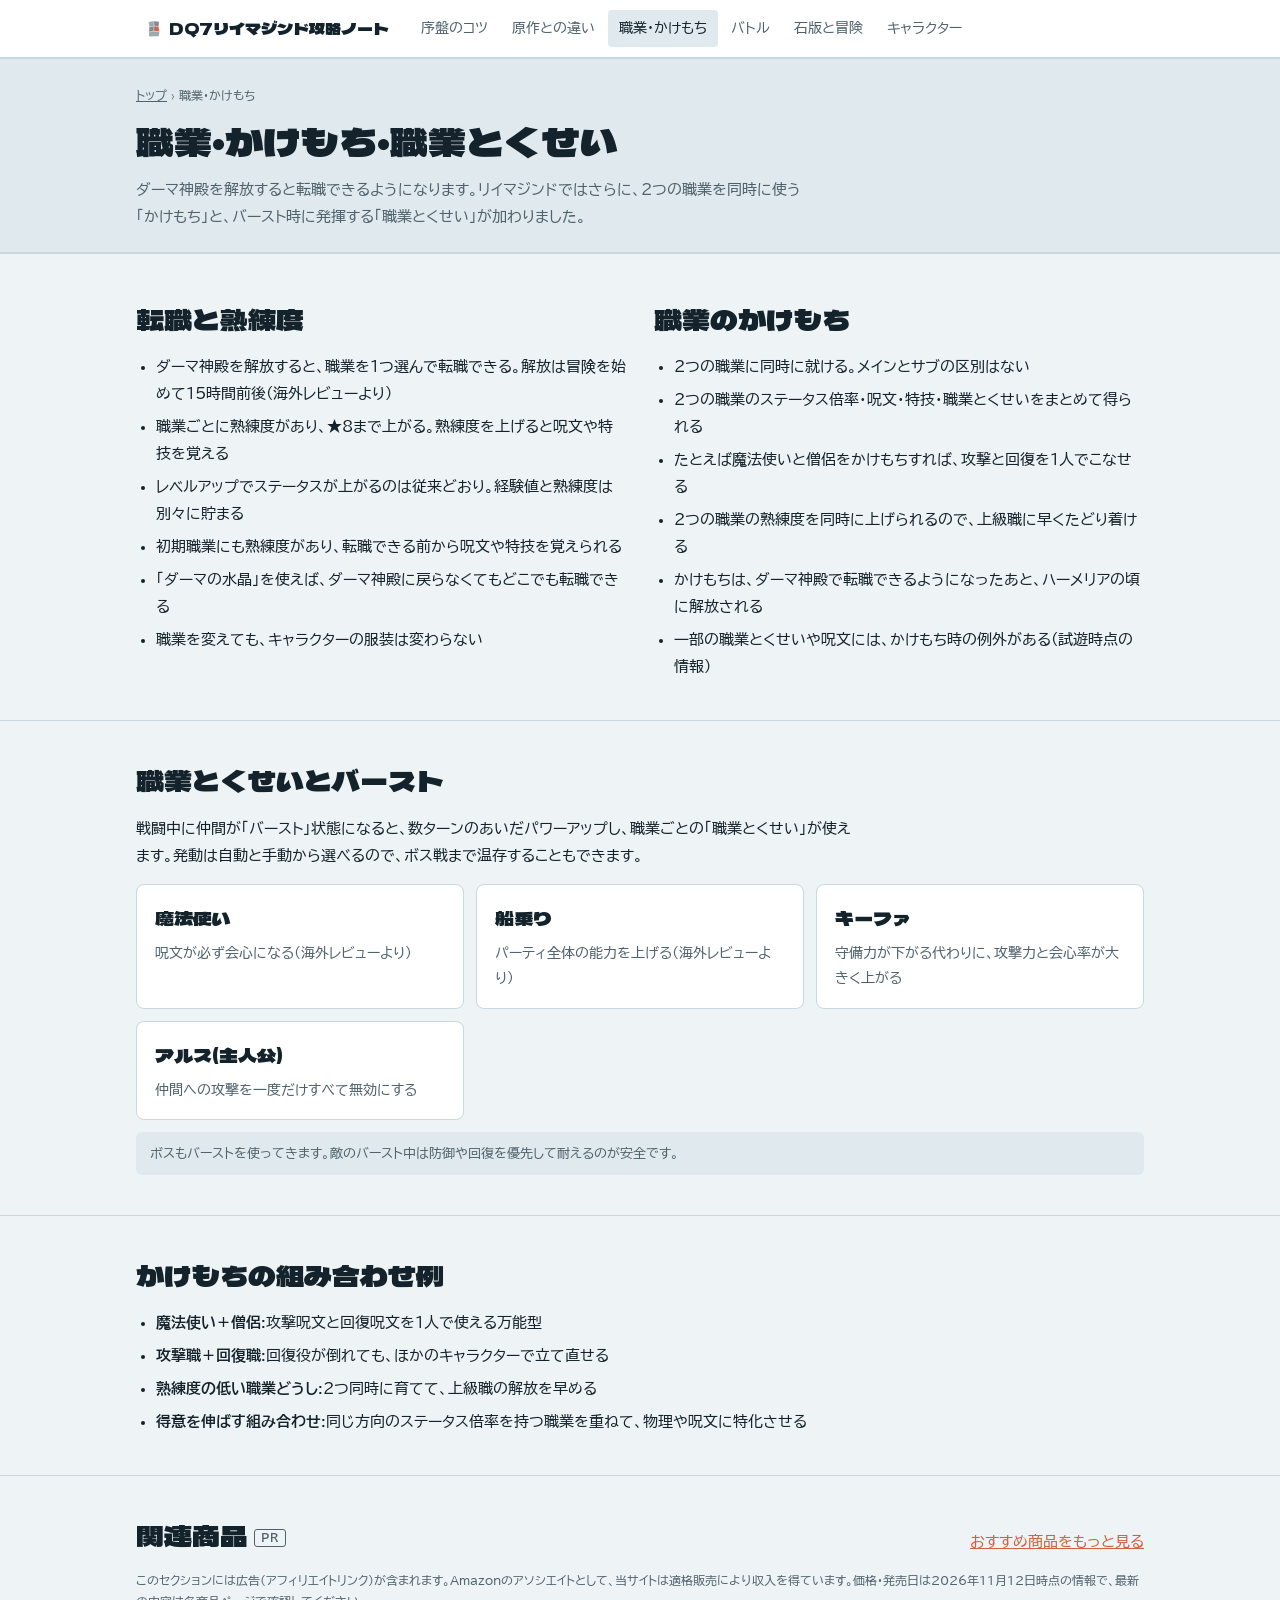
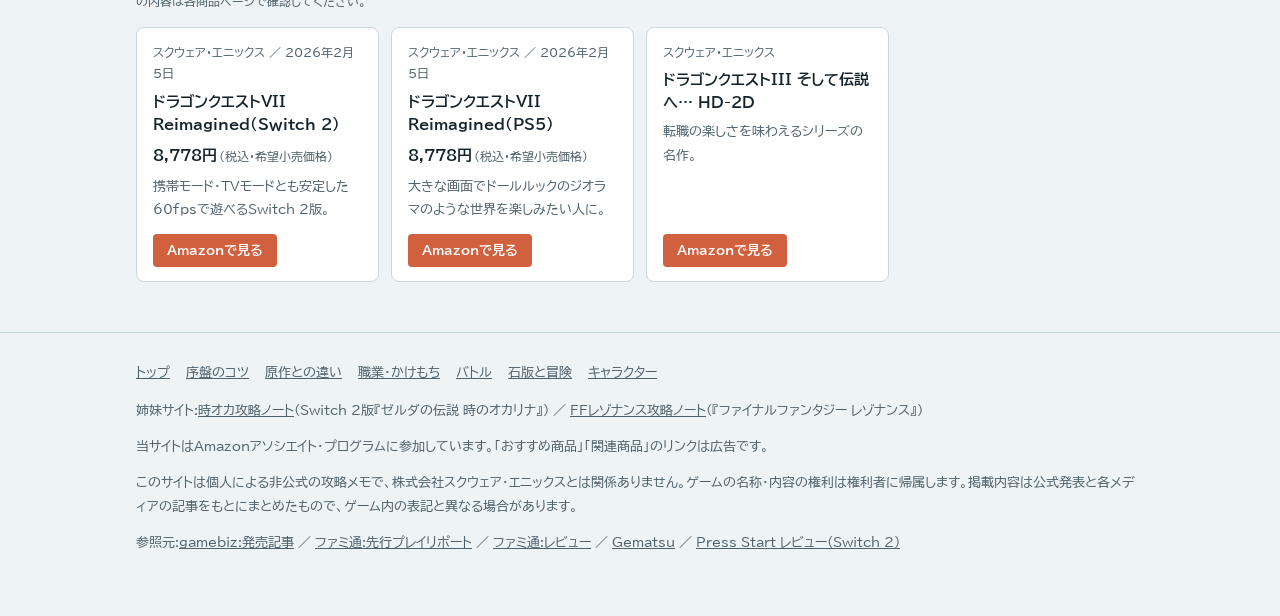
<file: vocations.html>
<!doctype html>
<html lang="ja">
<head>
<meta charset="utf-8">
<meta name="viewport" content="width=device-width, initial-scale=1, viewport-fit=cover">
<title>職業のかけもち・職業とくせい・熟練度の解説｜ドラクエ7リイマジンド攻略ノート</title>
<meta name="description" content="『ドラゴンクエストVII Reimagined』の職業システム。転職の解放タイミング、熟練度★8、初期職業の熟練度、ダーマの水晶、2つの職業を同時に使えるかけもちの仕組みと解放条件、職業とくせいとバーストの使い方。">
<link rel="canonical" href="https://piggy0322-wq.github.io/dq7r-note/vocations.html">
<meta property="og:type" content="article">
<meta property="og:site_name" content="DQ7リイマジンド攻略ノート">
<meta property="og:title" content="職業のかけもち・職業とくせい・熟練度の解説｜ドラクエ7リイマジンド攻略ノート">
<meta property="og:description" content="『ドラゴンクエストVII Reimagined』の職業システム。転職の解放タイミング、熟練度★8、初期職業の熟練度、ダーマの水晶、2つの職業を同時に使えるかけもちの仕組みと解放条件、職業とくせいとバーストの使い方。">
<meta property="og:url" content="https://piggy0322-wq.github.io/dq7r-note/vocations.html">
<meta property="og:image" content="https://piggy0322-wq.github.io/dq7r-note/og.png">
<meta property="og:locale" content="ja_JP">
<meta name="twitter:card" content="summary_large_image">
<link rel="preconnect" href="https://fonts.googleapis.com">
<link rel="preconnect" href="https://fonts.gstatic.com" crossorigin>
<link rel="stylesheet" href="https://fonts.googleapis.com/css2?family=Dela+Gothic+One&family=BIZ+UDPGothic:wght@400;700&display=swap">
<link rel="stylesheet" href="style.css">
<script type="application/ld+json">{"@context": "https://schema.org", "@type": "BreadcrumbList", "itemListElement": [{"@type": "ListItem", "position": 1, "name": "トップ", "item": "https://piggy0322-wq.github.io/dq7r-note/"}, {"@type": "ListItem", "position": 2, "name": "職業・かけもち", "item": "https://piggy0322-wq.github.io/dq7r-note/vocations.html"}]}</script>
</head>
<body>
<nav class="top" aria-label="サイト内メニュー"><div class="wrap">
<a class="brand" href="index.html"><svg class="mini" viewBox="0 0 120 150" width="14" aria-hidden="true">
<g stroke="var(--bg)" stroke-width="3" stroke-linejoin="round">
<path d="M14 18 L58 8 L62 52 L20 60 Z" fill="var(--stone)"/>
<path d="M58 8 L104 16 L100 58 L62 52 Z" fill="var(--stone-2)"/>
<path d="M20 60 L62 52 L58 96 L16 104 Z" fill="var(--stone-2)"/>
<path d="M62 52 L100 58 L106 100 L58 96 Z" fill="var(--accent)"/>
<path d="M16 104 L58 96 L106 100 L102 140 L18 142 Z" fill="var(--stone)"/>
</g>
<g fill="none" stroke="var(--bg)" stroke-width="2" opacity=".55"><path d="M30 30 h18 M74 30 h16 M30 78 h14 M76 76 h16 M36 120 h50"/></g>
</svg>DQ7リイマジンド攻略ノート</a><a href="beginner.html">序盤のコツ</a><a href="changes.html">原作との違い</a><a href="vocations.html" aria-current="page">職業・かけもち</a><a href="battle.html">バトル</a><a href="tablets.html">石版と冒険</a><a href="characters.html">キャラクター</a>
</div></nav>
<header class="phead"><div class="wrap"><ol class="crumbs"><li><a href="index.html">トップ</a></li><li aria-current="page">職業・かけもち</li></ol><h1>職業・かけもち・職業とくせい</h1><p>ダーマ神殿を解放すると転職できるようになります。リイマジンドではさらに、2つの職業を同時に使う「かけもち」と、バースト時に発揮する「職業とくせい」が加わりました。</p></div></header><main>
<section><div class="wrap two">
<div><h2>転職と熟練度</h2><ul class="tips"><li>ダーマ神殿を解放すると、職業を1つ選んで転職できる。解放は冒険を始めて15時間前後(海外レビューより)</li><li>職業ごとに熟練度があり、★8まで上がる。熟練度を上げると呪文や特技を覚える</li><li>レベルアップでステータスが上がるのは従来どおり。経験値と熟練度は別々に貯まる</li><li>初期職業にも熟練度があり、転職できる前から呪文や特技を覚えられる</li><li>「ダーマの水晶」を使えば、ダーマ神殿に戻らなくてもどこでも転職できる</li><li>職業を変えても、キャラクターの服装は変わらない</li></ul></div>
<div><h2>職業のかけもち</h2><ul class="tips"><li>2つの職業に同時に就ける。メインとサブの区別はない</li><li>2つの職業のステータス倍率・呪文・特技・職業とくせいをまとめて得られる</li><li>たとえば魔法使いと僧侶をかけもちすれば、攻撃と回復を1人でこなせる</li><li>2つの職業の熟練度を同時に上げられるので、上級職に早くたどり着ける</li><li>かけもちは、ダーマ神殿で転職できるようになったあと、ハーメリアの頃に解放される</li><li>一部の職業とくせいや呪文には、かけもち時の例外がある(試遊時点の情報)</li></ul></div>
</div></section>
<section><div class="wrap"><h2>職業とくせいとバースト</h2>
<p class="prose">戦闘中に仲間が「バースト」状態になると、数ターンのあいだパワーアップし、職業ごとの「職業とくせい」が使えます。発動は自動と手動から選べるので、ボス戦まで温存することもできます。</p>
<div class="grid3">
<article class="card"><b>魔法使い</b><span>呪文が必ず会心になる(海外レビューより)</span></article>
<article class="card"><b>船乗り</b><span>パーティ全体の能力を上げる(海外レビューより)</span></article>
<article class="card"><b>キーファ</b><span>守備力が下がる代わりに、攻撃力と会心率が大きく上がる</span></article>
<article class="card"><b>アルス(主人公)</b><span>仲間への攻撃を一度だけすべて無効にする</span></article>
</div>
<p class="note">ボスもバーストを使ってきます。敵のバースト中は防御や回復を優先して耐えるのが安全です。</p></div></section>
<section><div class="wrap"><h2>かけもちの組み合わせ例</h2><ul class="tips"><li><b>魔法使い＋僧侶</b>:攻撃呪文と回復呪文を1人で使える万能型</li><li><b>攻撃職＋回復職</b>:回復役が倒れても、ほかのキャラクターで立て直せる</li><li><b>熟練度の低い職業どうし</b>:2つ同時に育てて、上級職の解放を早める</li><li><b>得意を伸ばす組み合わせ</b>:同じ方向のステータス倍率を持つ職業を重ねて、物理や呪文に特化させる</li></ul></div></section>
</main><section class="shop"><div class="wrap"><div class="sh"><h2>関連商品 <span class="pr">PR</span></h2><a href="index.html#shop">おすすめ商品をもっと見る</a></div>
<p class="disclose">このセクションには広告(アフィリエイトリンク)が含まれます。Amazonのアソシエイトとして、当サイトは適格販売により収入を得ています。価格・発売日は2026年11月12日時点の情報で、最新の内容は各商品ページで確認してください。</p><div class="pgrid"><article class="prod"><div class="meta">スクウェア・エニックス ／ 2026年2月5日</div><b>ドラゴンクエストVII Reimagined(Switch 2)</b><div class="price">8,778円<small>(税込・希望小売価格)</small></div><p>携帯モード・TVモードとも安定した60fpsで遊べるSwitch 2版。</p><a class="buy" href="https://www.amazon.co.jp/s?k=%E3%83%89%E3%83%A9%E3%82%B4%E3%83%B3%E3%82%AF%E3%82%A8%E3%82%B9%E3%83%88VII%20Reimagined%20Switch2&tag=piggy0322-22" target="_blank" rel="sponsored noopener">Amazonで見る</a></article><article class="prod"><div class="meta">スクウェア・エニックス ／ 2026年2月5日</div><b>ドラゴンクエストVII Reimagined(PS5)</b><div class="price">8,778円<small>(税込・希望小売価格)</small></div><p>大きな画面でドールルックのジオラマのような世界を楽しみたい人に。</p><a class="buy" href="https://www.amazon.co.jp/s?k=%E3%83%89%E3%83%A9%E3%82%B4%E3%83%B3%E3%82%AF%E3%82%A8%E3%82%B9%E3%83%88VII%20Reimagined%20PS5&tag=piggy0322-22" target="_blank" rel="sponsored noopener">Amazonで見る</a></article><article class="prod"><div class="meta">スクウェア・エニックス</div><b>ドラゴンクエストIII そして伝説へ… HD-2D</b><p>転職の楽しさを味わえるシリーズの名作。</p><a class="buy" href="https://www.amazon.co.jp/s?k=%E3%83%89%E3%83%A9%E3%82%B4%E3%83%B3%E3%82%AF%E3%82%A8%E3%82%B9%E3%83%88III%20HD-2D&tag=piggy0322-22" target="_blank" rel="sponsored noopener">Amazonで見る</a></article></div></div></section><footer><div class="wrap">
<nav class="fnav" aria-label="サイトマップ"><a href="index.html">トップ</a><a href="beginner.html">序盤のコツ</a><a href="changes.html">原作との違い</a><a href="vocations.html">職業・かけもち</a><a href="battle.html">バトル</a><a href="tablets.html">石版と冒険</a><a href="characters.html">キャラクター</a></nav>
<p class="sis">姉妹サイト:<a href="https://piggy0322-wq.github.io/tokioka-note/">時オカ攻略ノート</a>(Switch 2版『ゼルダの伝説 時のオカリナ』) ／ <a href="https://piggy0322-wq.github.io/ffrs-note/">FFレゾナンス攻略ノート</a>(『ファイナルファンタジー レゾナンス』)</p>
<p>当サイトはAmazonアソシエイト・プログラムに参加しています。「おすすめ商品」「関連商品」のリンクは広告です。</p>
<p>このサイトは個人による非公式の攻略メモで、株式会社スクウェア・エニックスとは関係ありません。ゲームの名称・内容の権利は権利者に帰属します。掲載内容は公式発表と各メディアの記事をもとにまとめたもので、ゲーム内の表記と異なる場合があります。</p>
<p>参照元:<a href="https://gamebiz.jp/news/420447" target="_blank" rel="noopener">gamebiz:発売記事</a> ／ <a href="https://www.famitsu.com/article/202511/58175" target="_blank" rel="noopener">ファミ通:先行プレイリポート</a> ／ <a href="https://www.famitsu.com/article/202602/64918" target="_blank" rel="noopener">ファミ通:レビュー</a> ／ <a href="https://www.gematsu.com/2025/09/dragon-quest-vii-reimagined-announced-for-ps5-xbox-series-switch-2-switch-and-pc" target="_blank" rel="noopener">Gematsu</a> ／ <a href="https://press-start.com.au/reviews/nintendo-switch-2-reviews/2026/02/03/dragon-quest-vii-reimagined-review-a-timeless-remaking/" target="_blank" rel="noopener">Press Start レビュー(Switch 2)</a></p>
</div></footer>
<script src="site.js"></script>
</body>
</html>
</file>
<file: style.css>
/* Layout: 海に浮かぶ島々を旅する物語に合わせ、深い海の青を基調に、石版の灰色と夕日の珊瑚色を差し色にした一段組。見出しは太いゴシックでタイトル画面の力強さを出す。 */
:root{
  --bg:#eef3f5; --surface:#ffffff; --surface-2:#dfe9ee; --ink:#14232b; --muted:#4f626c; --line:#c9d7de;
  --accent:#d0603e; --accent-ink:#ffffff; --gold:#a8701a; --sea:#1f6f8b;
  --stone:#9aa6ab; --stone-2:#7c888d;
  --crystal:#9aa6ab; --crystal-hi:#c4ccd0; --crystal-edge:#1f6f8b;
  --add:#2e8a57; --chg:#1f6f8b; --del:#b54a3a;
  --f-display:"Dela Gothic One","Hiragino Sans","Yu Gothic",sans-serif;
  --f-body:"BIZ UDPGothic","Hiragino Sans","Yu Gothic",system-ui,sans-serif;
  color-scheme:light;
}
@media (prefers-color-scheme:dark){:root:not([data-theme="light"]){
  --bg:#0b171d; --surface:#122229; --surface-2:#1a2f38; --ink:#e7eff2; --muted:#9db0b8; --line:#26404b;
  --accent:#f08a68; --accent-ink:#0b171d; --gold:#e3b45a; --sea:#5fb3d0;
  --stone:#7d8a90; --stone-2:#5f6c72; --crystal:#7d8a90; --crystal-hi:#a5b0b5; --crystal-edge:#5fb3d0;
  --add:#5cc488; --chg:#5fb3d0; --del:#f0806b; color-scheme:dark}}
:root[data-theme="dark"]{
  --bg:#0b171d; --surface:#122229; --surface-2:#1a2f38; --ink:#e7eff2; --muted:#9db0b8; --line:#26404b;
  --accent:#f08a68; --accent-ink:#0b171d; --gold:#e3b45a; --sea:#5fb3d0;
  --stone:#7d8a90; --stone-2:#5f6c72; --crystal:#7d8a90; --crystal-hi:#a5b0b5; --crystal-edge:#5fb3d0;
  --add:#5cc488; --chg:#5fb3d0; --del:#f0806b; color-scheme:dark}
*{box-sizing:border-box}
html,body{margin:0}
img{max-width:100%}
[hidden]{display:none!important}
body{background:var(--bg);color:var(--ink);font-family:var(--f-body);font-size:15px;line-height:1.8}
.wrap{max-width:1040px;margin:0 auto;padding-left:max(16px,env(safe-area-inset-left,0px));padding-right:max(16px,env(safe-area-inset-right,0px))}
h1,h2,h3{font-family:var(--f-display);font-weight:400;line-height:1.4;text-wrap:balance;margin:0}
h2{font-size:clamp(22px,3.6vw,28px);margin-bottom:14px}
h3{font-size:18px;margin:22px 0 10px}
a{color:var(--accent)}
:focus-visible{outline:2px solid var(--accent);outline-offset:2px;border-radius:4px}
small{font-size:12px;color:var(--muted)}

nav.top{position:sticky;top:0;z-index:5;background:var(--surface);border-bottom:2px solid var(--line)}
nav.top .wrap{display:flex;gap:2px;overflow-x:auto;padding-block:8px;scrollbar-width:none;align-items:center}
nav.top a{flex:none;text-decoration:none;color:var(--muted);font-size:14px;padding:6px 11px;border-radius:4px;font-weight:500}
nav.top a:hover{color:var(--ink);background:var(--surface-2)}
nav.top a[aria-current="page"]{color:var(--ink);background:var(--surface-2)}
nav.top a.brand{font-family:var(--f-display);color:var(--ink);font-size:16px;display:flex;align-items:center;gap:8px;margin-right:8px;font-weight:400}
svg.mini{width:14px;height:auto}

.hero{border-bottom:2px solid var(--line);background:linear-gradient(180deg,var(--surface-2),var(--bg))}
.hero h1{color:var(--sea)}
.hero-in{display:flex;align-items:center;gap:32px;padding-block:44px 36px}
.hero-t{flex:1;min-width:0}
.hero .eyebrow{font-size:12px;letter-spacing:.14em;color:var(--gold);font-weight:700}
.hero h1{font-size:clamp(34px,7vw,58px);margin-top:8px;letter-spacing:.02em}
.hero p{color:var(--muted);max-width:60ch;margin:14px 0 0}
svg.tablet{width:clamp(70px,14vw,120px);height:auto;flex:none;animation:float 4s ease-in-out infinite}
@keyframes float{50%{transform:translateY(-8px)}}
@media (prefers-reduced-motion:reduce){svg.tablet{animation:none}}
@media (max-width:560px){.hero-in{flex-direction:column-reverse;align-items:flex-start;gap:16px}svg.tablet{width:56px}}

.phead{padding-block:26px 22px;border-bottom:2px solid var(--line);background:var(--surface-2)}
.phead h1{font-size:clamp(26px,5vw,38px);margin-top:8px}
.phead p{color:var(--muted);max-width:62ch;margin:8px 0 0}
.crumbs{list-style:none;margin:0;padding:0;display:flex;flex-wrap:wrap;gap:4px;font-size:12px;color:var(--muted)}
.crumbs li+li::before{content:"›";margin-right:4px}
.crumbs a{color:var(--muted)}

section{padding-block:40px;border-bottom:1px solid var(--line)}
.note{font-size:13px;color:var(--muted);background:var(--surface-2);border-radius:6px;padding:10px 14px;margin:12px 0 0}
.prose{max-width:66ch}

.tbl{overflow-x:auto;background:var(--surface);border:1px solid var(--line);border-radius:8px}
.tbl table{border-collapse:collapse;width:100%;font-size:14px}
.tbl table.wide{min-width:520px}
@media (max-width:480px){.tbl tbody th{width:6.5em}}
.tbl th,.tbl td{padding:10px 14px;border-bottom:1px solid var(--line);text-align:left;vertical-align:top}
.tbl tbody th{width:9em;color:var(--muted);font-weight:500;font-size:13px}
.tbl thead th{font-size:12px;color:var(--muted);background:var(--surface-2);font-weight:700}
.tbl tr:last-child>*{border-bottom:0}
.num{font-variant-numeric:tabular-nums;white-space:nowrap;font-weight:700}

.grid3{display:grid;grid-template-columns:repeat(auto-fill,minmax(260px,1fr));gap:12px}
.card{display:flex;flex-direction:column;gap:6px;background:var(--surface);border:1px solid var(--line);border-radius:8px;padding:16px 18px;color:var(--ink);text-decoration:none;min-width:0}
.card b{font-family:var(--f-display);font-weight:400;font-size:19px}
.card span{font-size:14px;color:var(--muted)}
.card.link b{color:var(--accent)}
.card.link:hover{border-color:var(--accent)}
.card .tag{align-self:flex-start;font-size:11px;font-weight:700;color:var(--gold);border:1px solid currentColor;border-radius:3px;padding:0 6px}

.two{display:grid;grid-template-columns:1fr 1fr;gap:28px}
.two>div{min-width:0}
.two h2{margin-top:6px}
.two p{margin:0 0 14px}
@media (max-width:760px){.two{grid-template-columns:1fr}}

.flow{list-style:none;margin:0;padding:0;display:grid;grid-template-columns:repeat(auto-fit,minmax(150px,1fr));gap:10px;counter-reset:f}
.flow li{position:relative;background:var(--surface);border:1px solid var(--line);border-radius:8px;padding:14px 14px 12px;min-width:0}
.flow li b{display:block;font-size:15px;margin-top:6px}
.flow li p{margin:4px 0 0;font-size:13px;color:var(--muted)}
.flow li:nth-child(5),.flow li:nth-child(6){border-color:var(--accent)}
.flow li:last-child{background:var(--accent);color:var(--accent-ink)}
.flow li:last-child p{color:var(--accent-ink);opacity:.85}
.step{display:inline-flex;align-items:center;justify-content:center;width:26px;height:26px;font-family:var(--f-display);font-size:14px;background:var(--surface-2);color:var(--ink);border-radius:3px}
.flow li:last-child .step{background:var(--accent-ink);color:var(--accent)}

.tips{margin:0;padding-left:1.3em;display:grid;gap:6px}
.tips10{list-style:none;margin:0;padding:0;display:grid;gap:10px}
.tips10 li{display:grid;grid-template-columns:28px 1fr;gap:14px;background:var(--surface);border:1px solid var(--line);border-radius:8px;padding:14px 16px}
.tips10 li>div{min-width:0}
.tips10 b{font-size:16px}
.tips10 p{margin:4px 0 0;color:var(--muted);font-size:14px}

.el{display:inline-block;font-style:normal;font-size:12px;font-weight:700;min-width:24px;text-align:center;padding:0 5px;border-radius:3px;color:#fff;margin-right:4px;line-height:20px}
.el.fire{background:var(--fire)} .el.ice{background:var(--ice)} .el.thunder{background:var(--thunder);color:#1b1a2e}
.el.water{background:var(--water)} .el.wind{background:var(--wind)} .el.earth{background:var(--earth)}
.el.light{background:var(--light);color:#1b1a2e} .el.dark{background:var(--dark)}

.filters{display:flex;flex-wrap:wrap;gap:6px;margin:14px 0 6px;align-items:center}
.filters .fl{font-size:13px;color:var(--muted);margin-right:4px}
.filters button{font:inherit;font-size:14px;border:1px solid var(--line);background:var(--surface);color:var(--muted);padding:4px 12px;border-radius:4px;cursor:pointer}
.filters button[aria-pressed="true"]{background:var(--accent);border-color:var(--accent);color:var(--accent-ink)}
.filters .el-btn{padding:3px 5px}
.filters .el-btn[aria-pressed="true"]{background:var(--surface-2);border-color:var(--ink)}
.vgrid,.cgrid{display:grid;grid-template-columns:repeat(auto-fill,minmax(240px,1fr));gap:12px;margin-top:12px}
.vis,.chr{background:var(--surface);border:1px solid var(--line);border-radius:8px;padding:14px 16px;display:flex;flex-direction:column;gap:6px;min-width:0}
.vis[data-kind="legacy"]{border-top:3px solid var(--crystal-edge)}
.vh{display:flex;justify-content:space-between;align-items:baseline;gap:8px;flex-wrap:wrap}
.vh b{font-family:var(--f-display);font-weight:400;font-size:18px}
.src{font-size:12px;color:var(--muted)}
.vr{font-size:13px;font-weight:700;color:var(--accent)}
.vis p,.chr p{margin:0;font-size:14px;color:var(--muted)}
.els:empty{display:none}
.empty{color:var(--muted);margin-top:12px}

.faqs{display:grid;gap:8px;max-width:760px}
.faq{background:var(--surface);border:1px solid var(--line);border-radius:8px}
.faq summary{cursor:pointer;padding:12px 16px;font-weight:700}
.faq p{margin:0;padding:0 16px 14px;color:var(--muted)}

.prog{display:flex;align-items:center;gap:14px;margin-bottom:18px;flex-wrap:wrap}
.bar{flex:1;min-width:180px;height:12px;background:var(--surface-2);border-radius:2px;overflow:hidden}
.bar i{display:block;height:100%;background:repeating-linear-gradient(90deg,var(--crystal-edge) 0 10px,var(--crystal) 10px 12px);width:0;transition:width .3s}
.prog b{font-family:var(--f-display);font-weight:400;font-variant-numeric:tabular-nums}
.reset{font:inherit;font-size:13px;background:none;border:1px solid var(--line);color:var(--muted);border-radius:4px;padding:3px 12px;cursor:pointer}
.cl{display:grid;grid-template-columns:repeat(auto-fill,minmax(240px,1fr));gap:12px}
.cl fieldset{border:1px solid var(--line);border-radius:8px;background:var(--surface);padding:12px 16px;margin:0;min-width:0}
.cl legend{font-family:var(--f-display);font-size:16px;padding:0 6px}
.cl label{display:flex;gap:8px;align-items:flex-start;font-size:14px;padding:3px 0;cursor:pointer}
.cl input{accent-color:var(--accent);margin-top:6px}
.cl input:checked+span{color:var(--muted);text-decoration:line-through}

.shop .sh{display:flex;justify-content:space-between;align-items:baseline;gap:10px;flex-wrap:wrap}
.pr{display:inline-block;font-family:var(--f-body);font-size:11px;font-weight:700;letter-spacing:.08em;border:1px solid var(--muted);color:var(--muted);border-radius:3px;padding:0 6px;vertical-align:5px}
.disclose{font-size:12px;color:var(--muted);margin:0 0 14px}
.pgrid{display:grid;grid-template-columns:repeat(auto-fill,minmax(230px,1fr));gap:12px;margin-bottom:10px}
.prod{background:var(--surface);border:1px solid var(--line);border-radius:8px;padding:14px 16px;display:flex;flex-direction:column;gap:6px;min-width:0}
.prod .meta{font-size:12px;color:var(--muted)}
.prod b{font-size:15px;line-height:1.5}
.prod p{margin:0;font-size:13px;color:var(--muted);flex:1}
.prod .price{font-variant-numeric:tabular-nums;font-weight:700}
.prod .price small{font-weight:400;margin-left:2px}
.prod a.buy{align-self:flex-start;margin-top:6px;font-size:13px;font-weight:700;text-decoration:none;background:var(--accent);color:var(--accent-ink);border-radius:4px;padding:5px 14px}
.prod a.buy:hover{filter:brightness(1.1)}

footer{padding-block:28px 48px;font-size:13px;color:var(--muted)}
.fnav{display:flex;flex-wrap:wrap;gap:6px 16px;margin-bottom:14px}
.fnav a{color:var(--muted)}
footer a{color:var(--muted)}

.badge{display:inline-block;font-size:12px;font-weight:700;padding:1px 8px;border-radius:3px;color:#fff;white-space:nowrap}
.badge.add{background:var(--add)} .badge.chg{background:var(--chg)} .badge.del{background:var(--del)}
.card b{color:var(--ink)}
.card.link b{color:var(--sea)}
.sis{font-size:13px}
h2{color:var(--ink)}
@media (max-width:560px){
 #chgTable{min-width:0}
 #chgTable thead{display:none}
 #chgTable tr{display:grid;grid-template-columns:auto 1fr;gap:4px 10px;padding:10px 14px;border-bottom:1px solid var(--line)}
 #chgTable tr[hidden]{display:none}
 #chgTable td{padding:0;border:0}
 #chgTable td:nth-child(3){grid-column:1/-1;color:var(--muted)}
}
</file>
